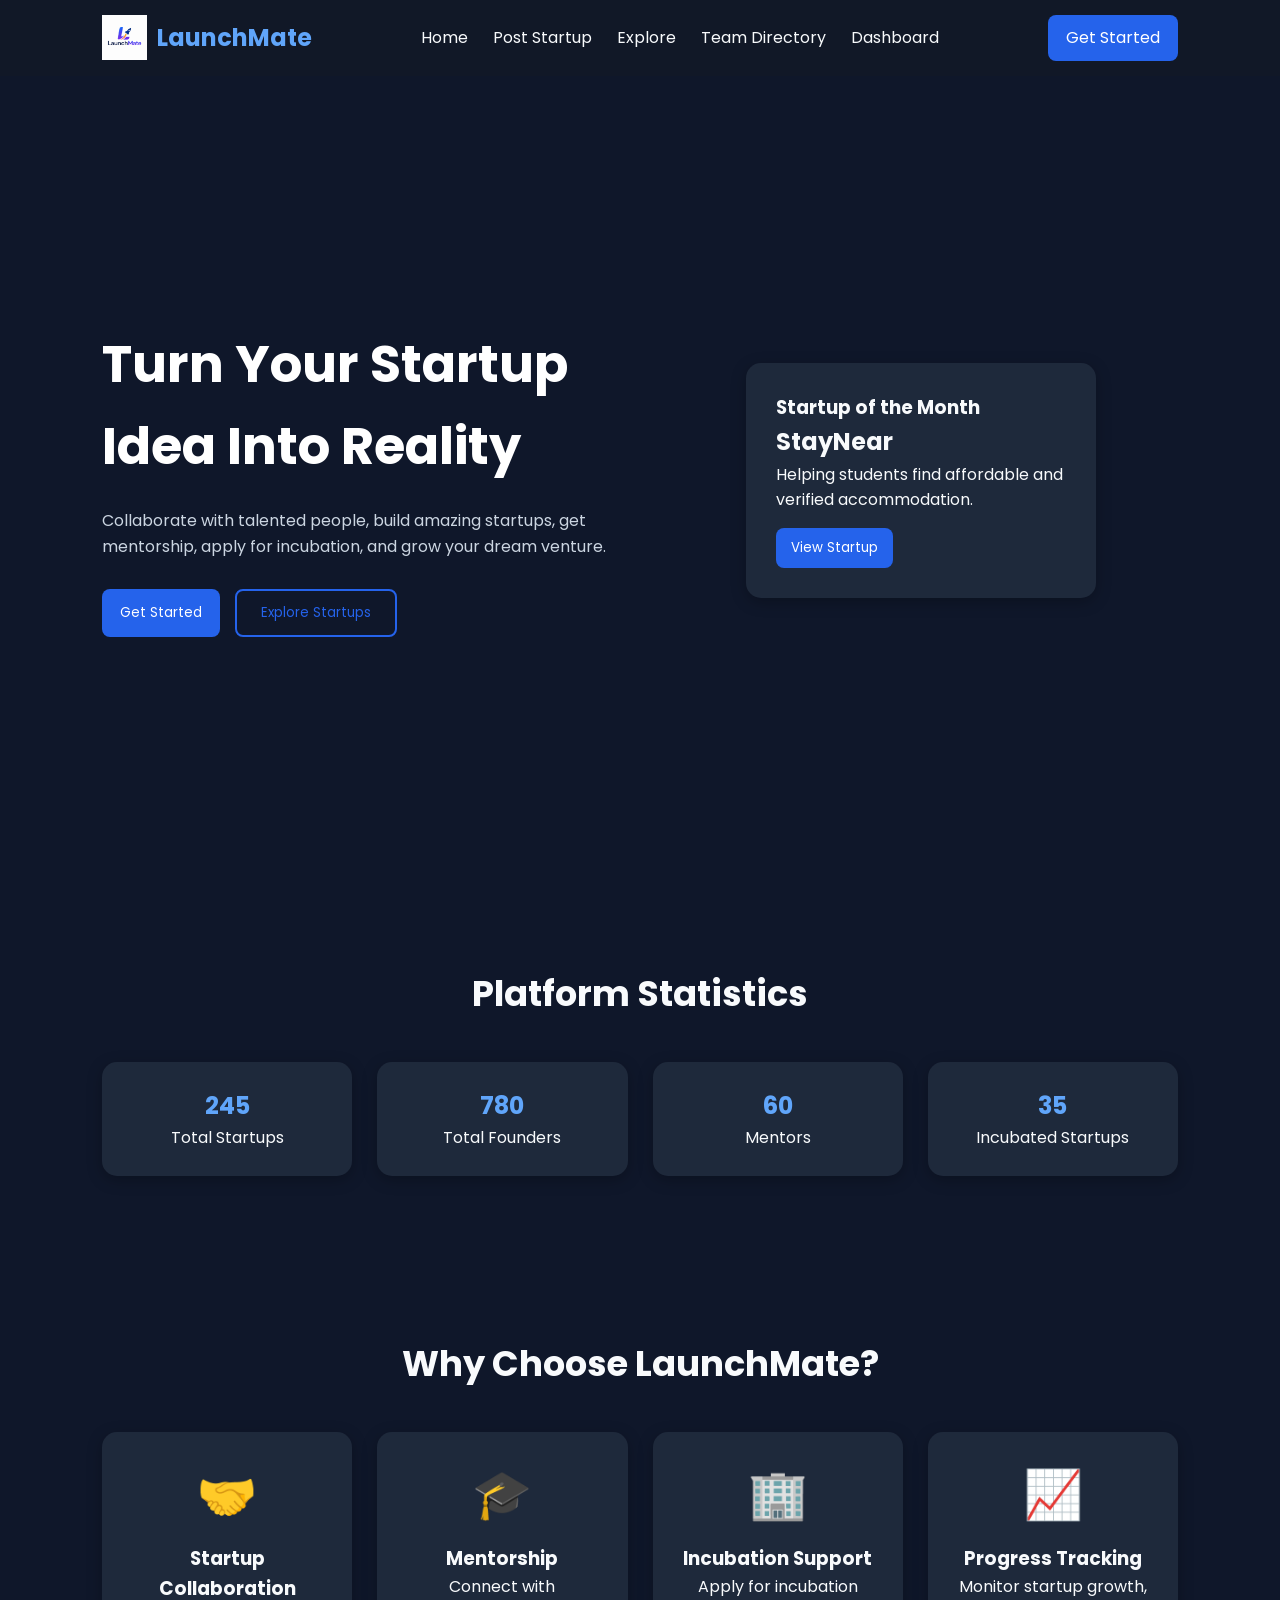
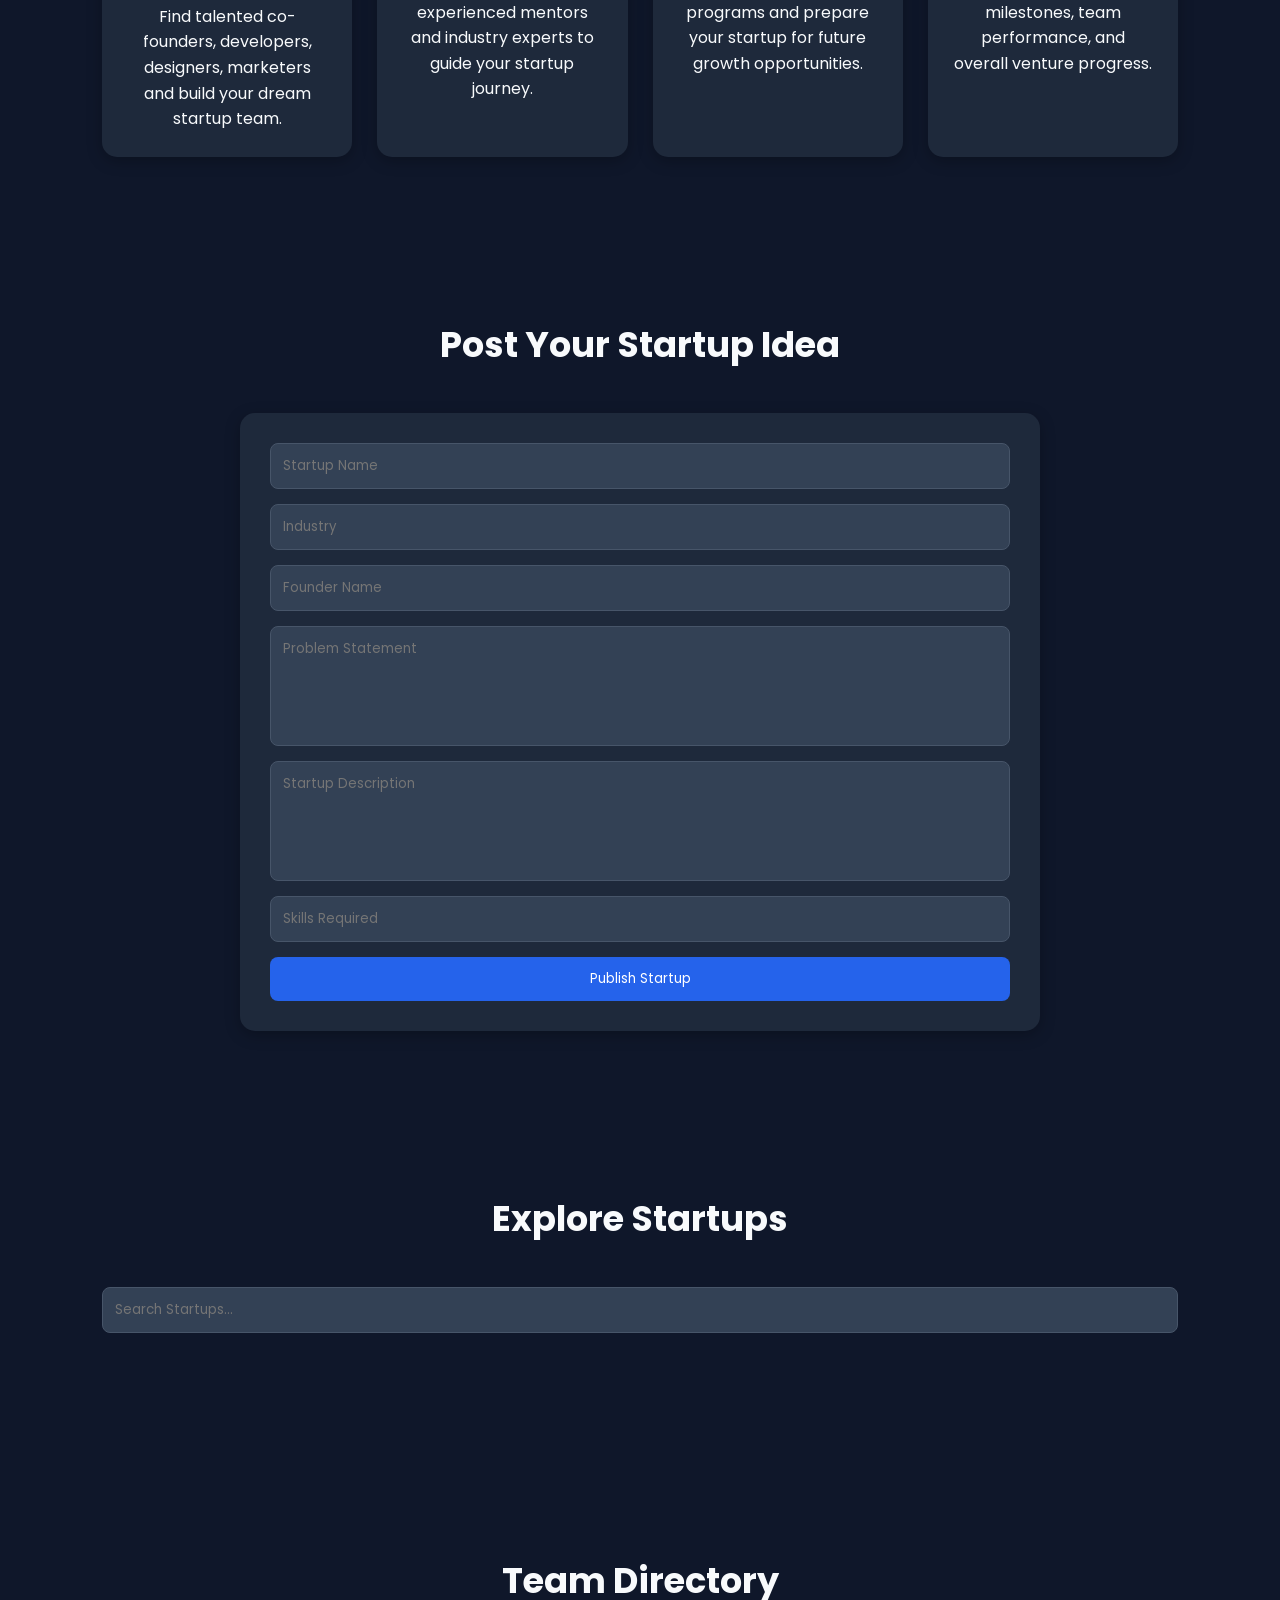
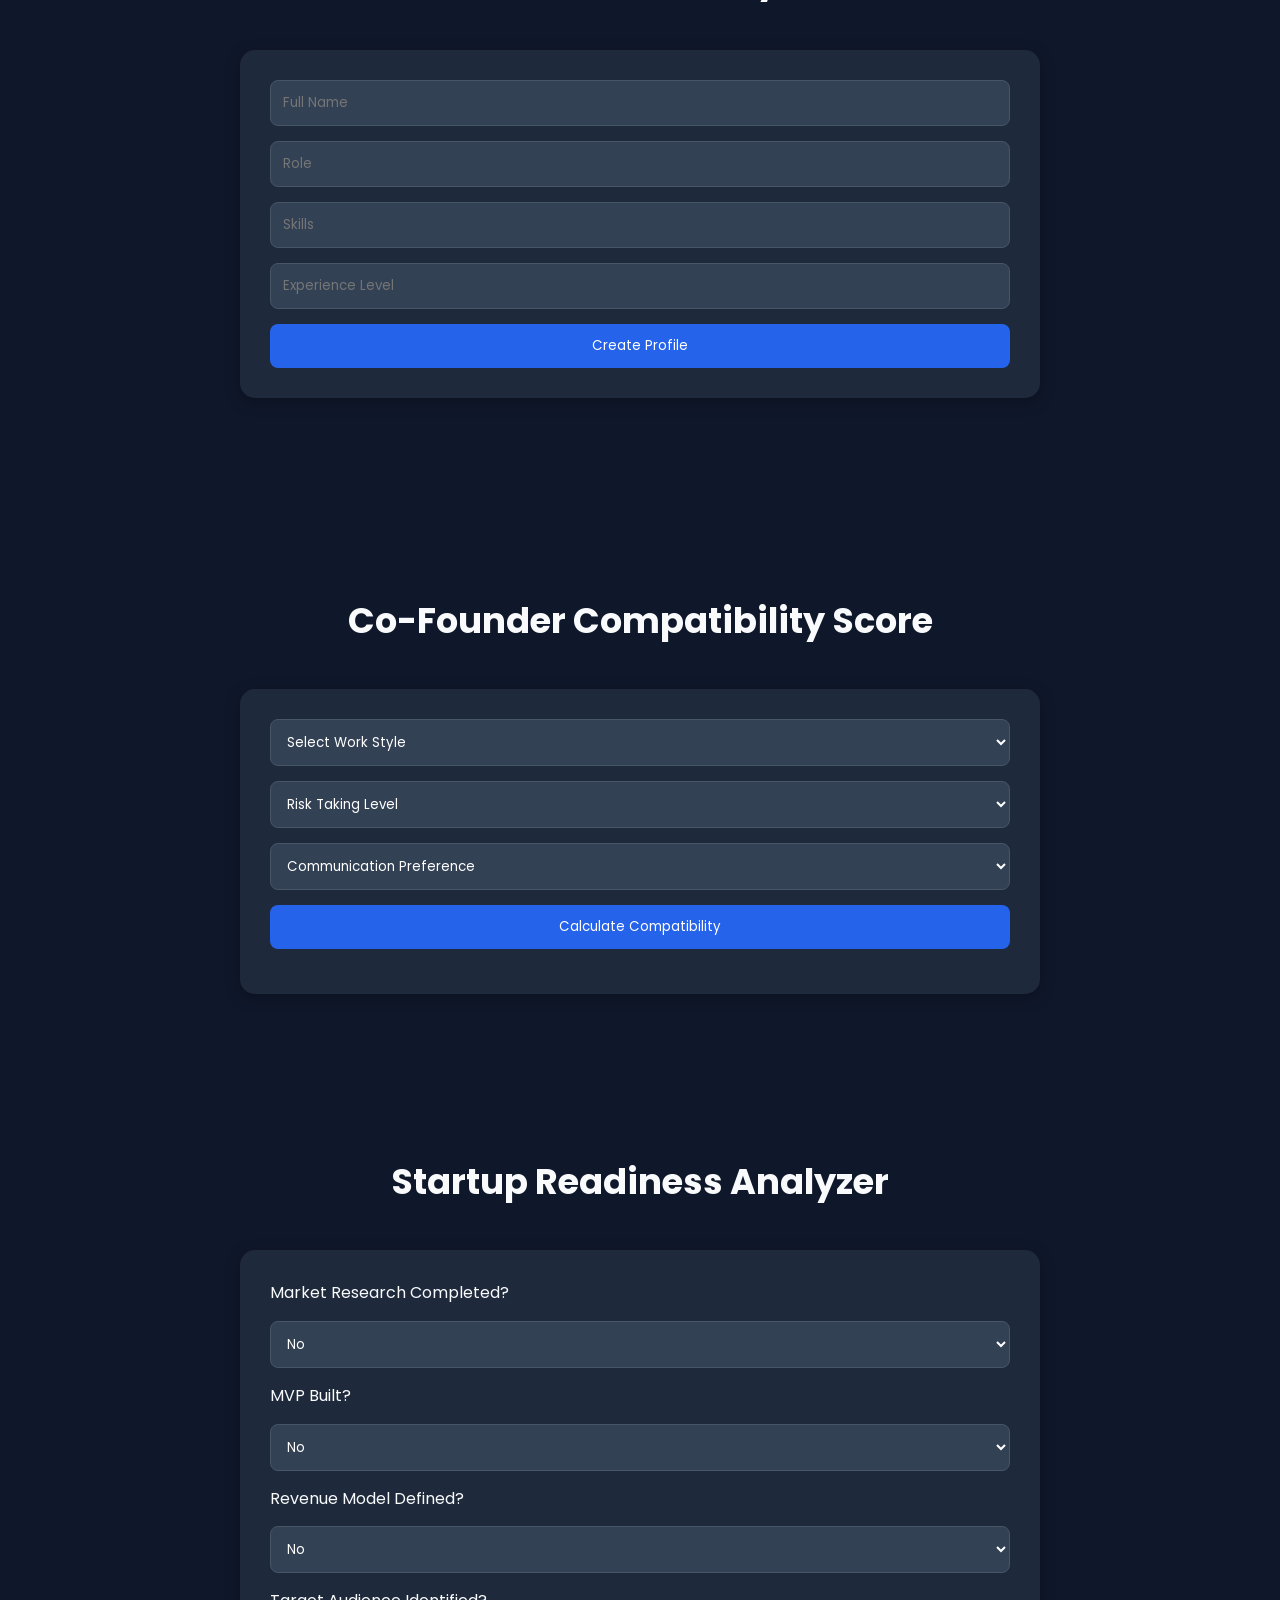
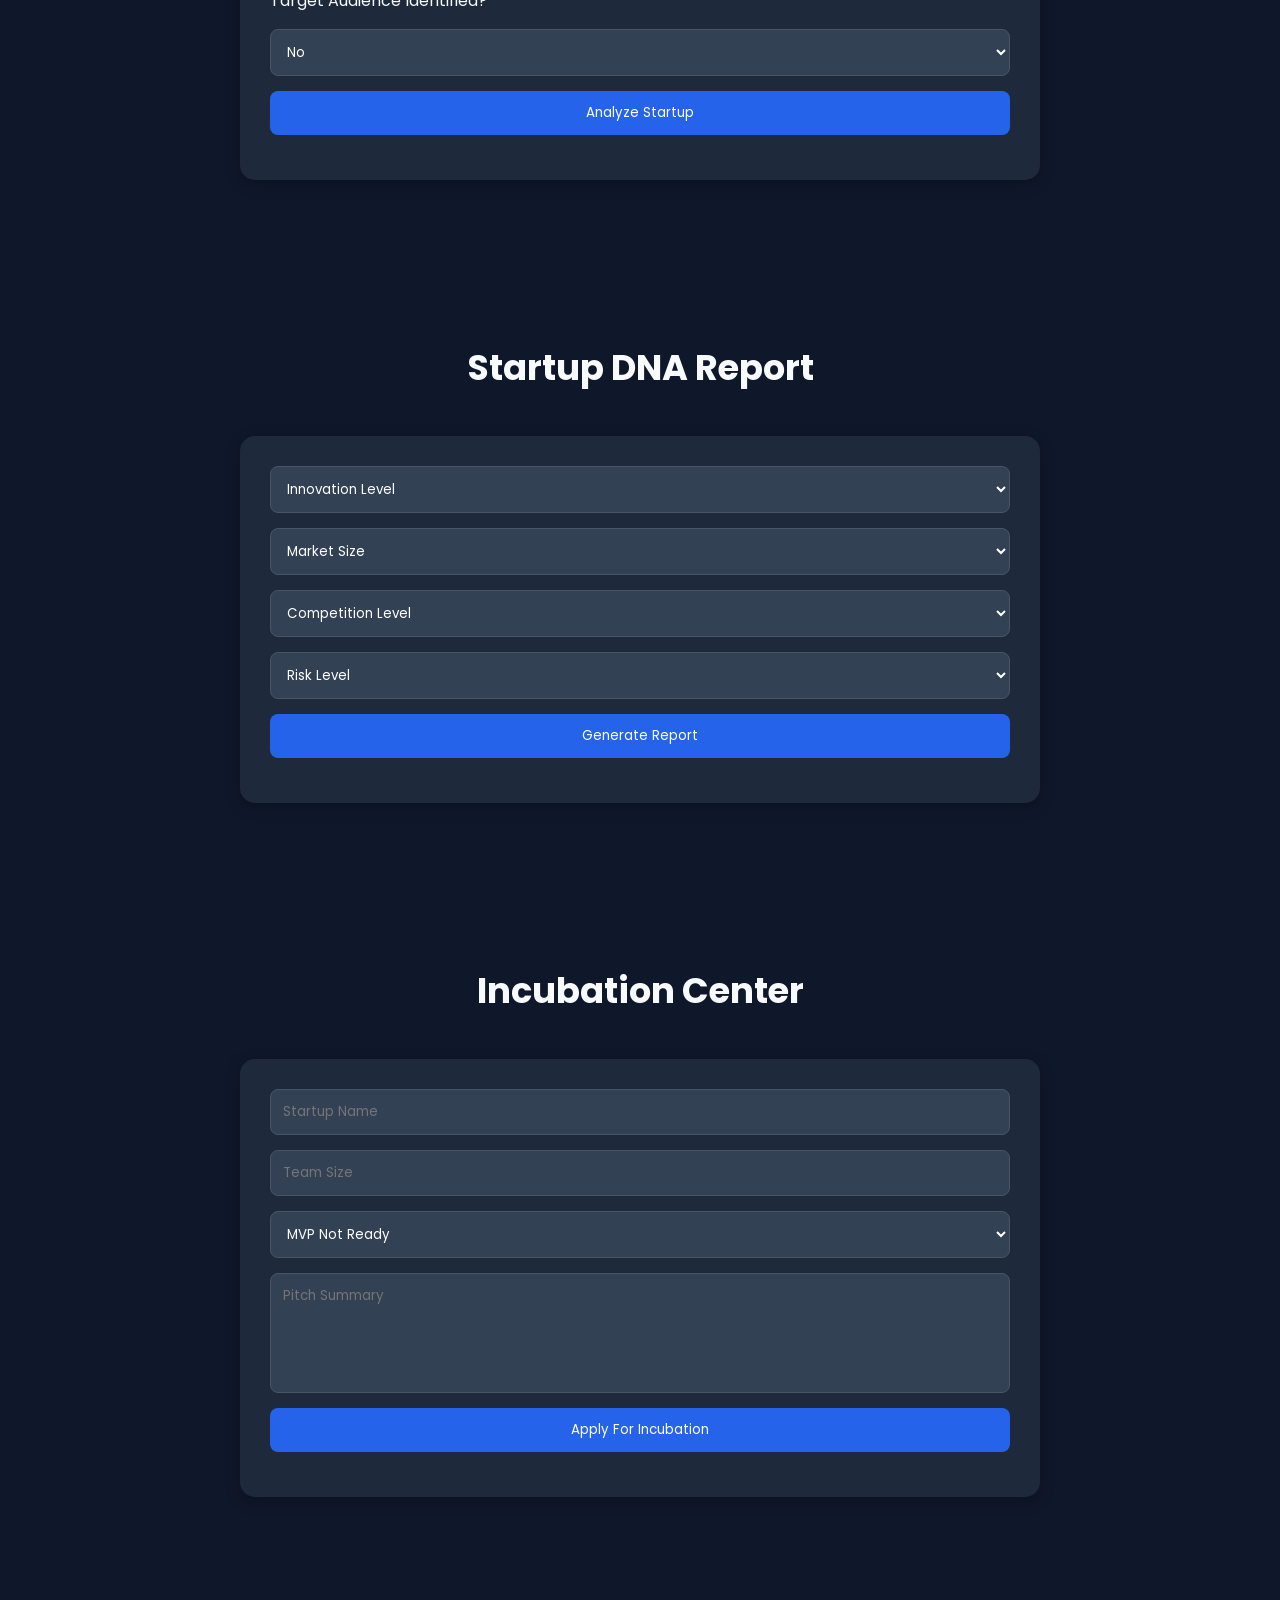
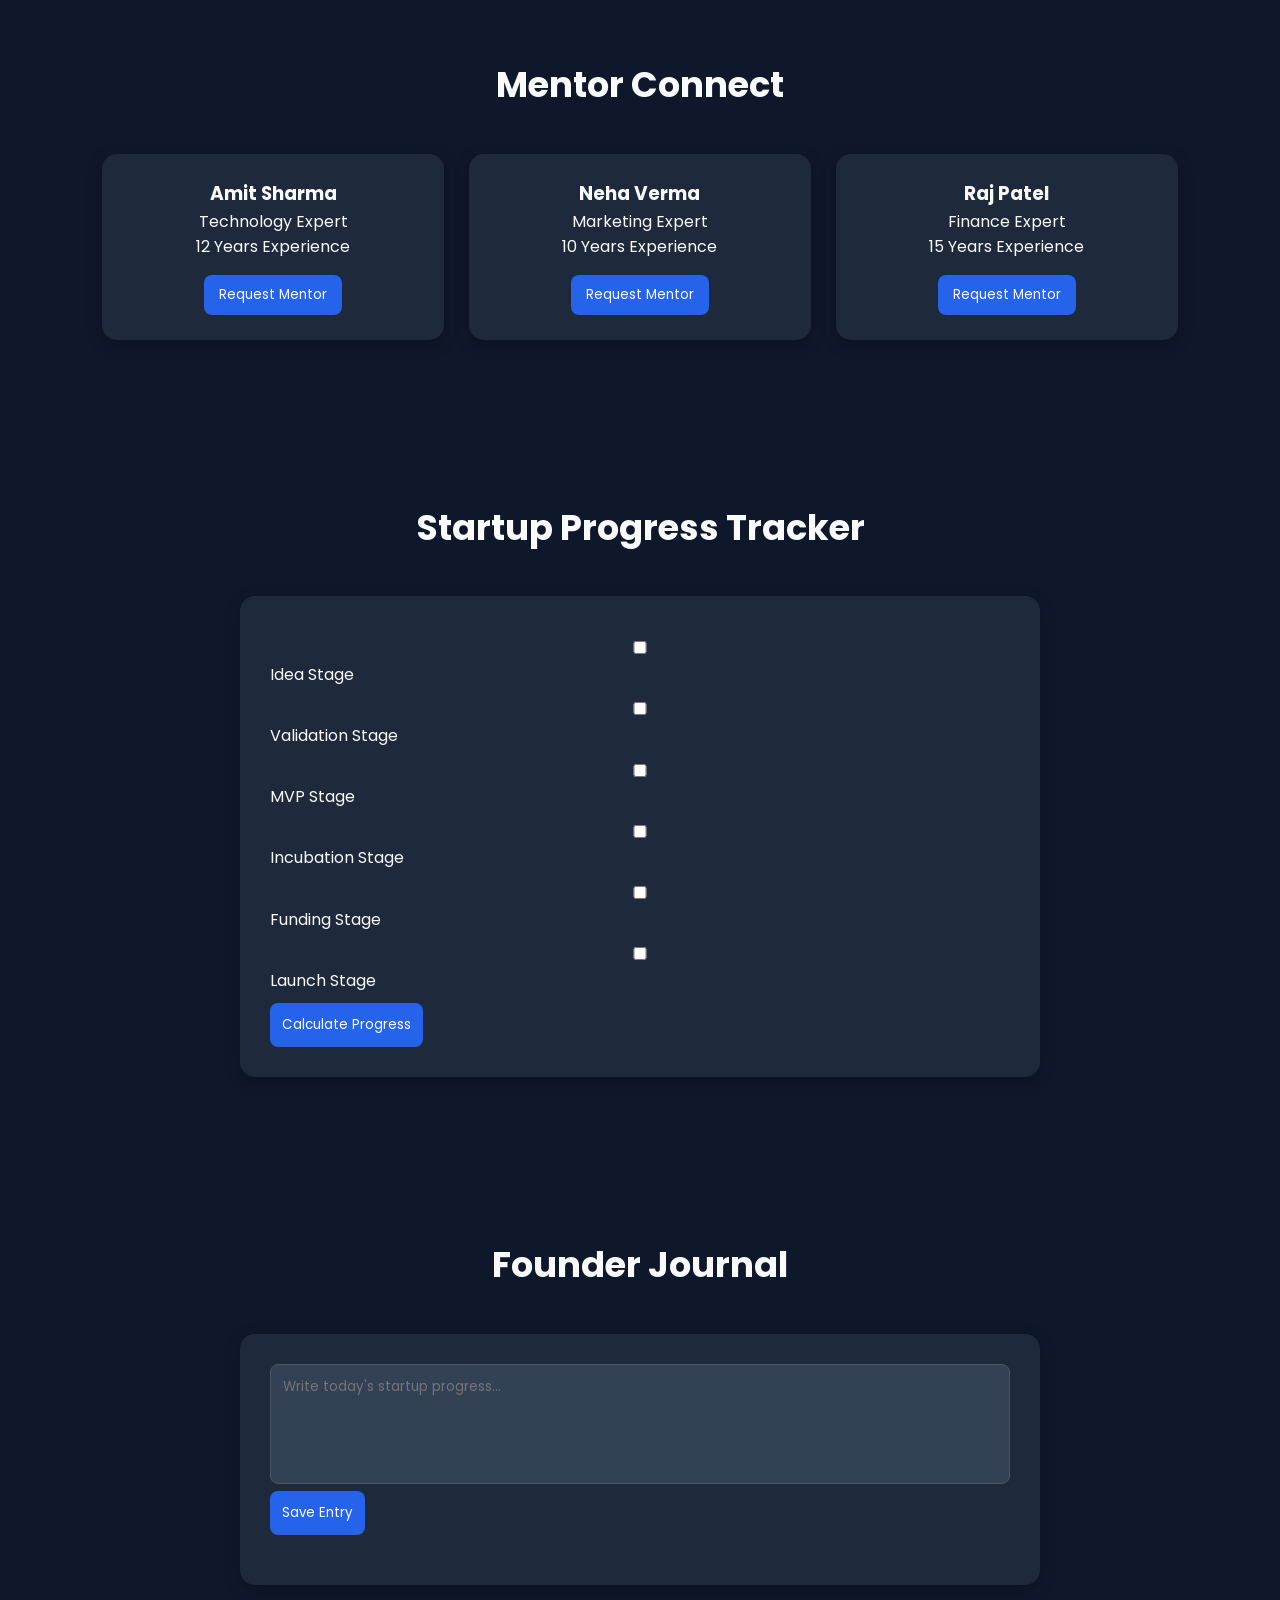
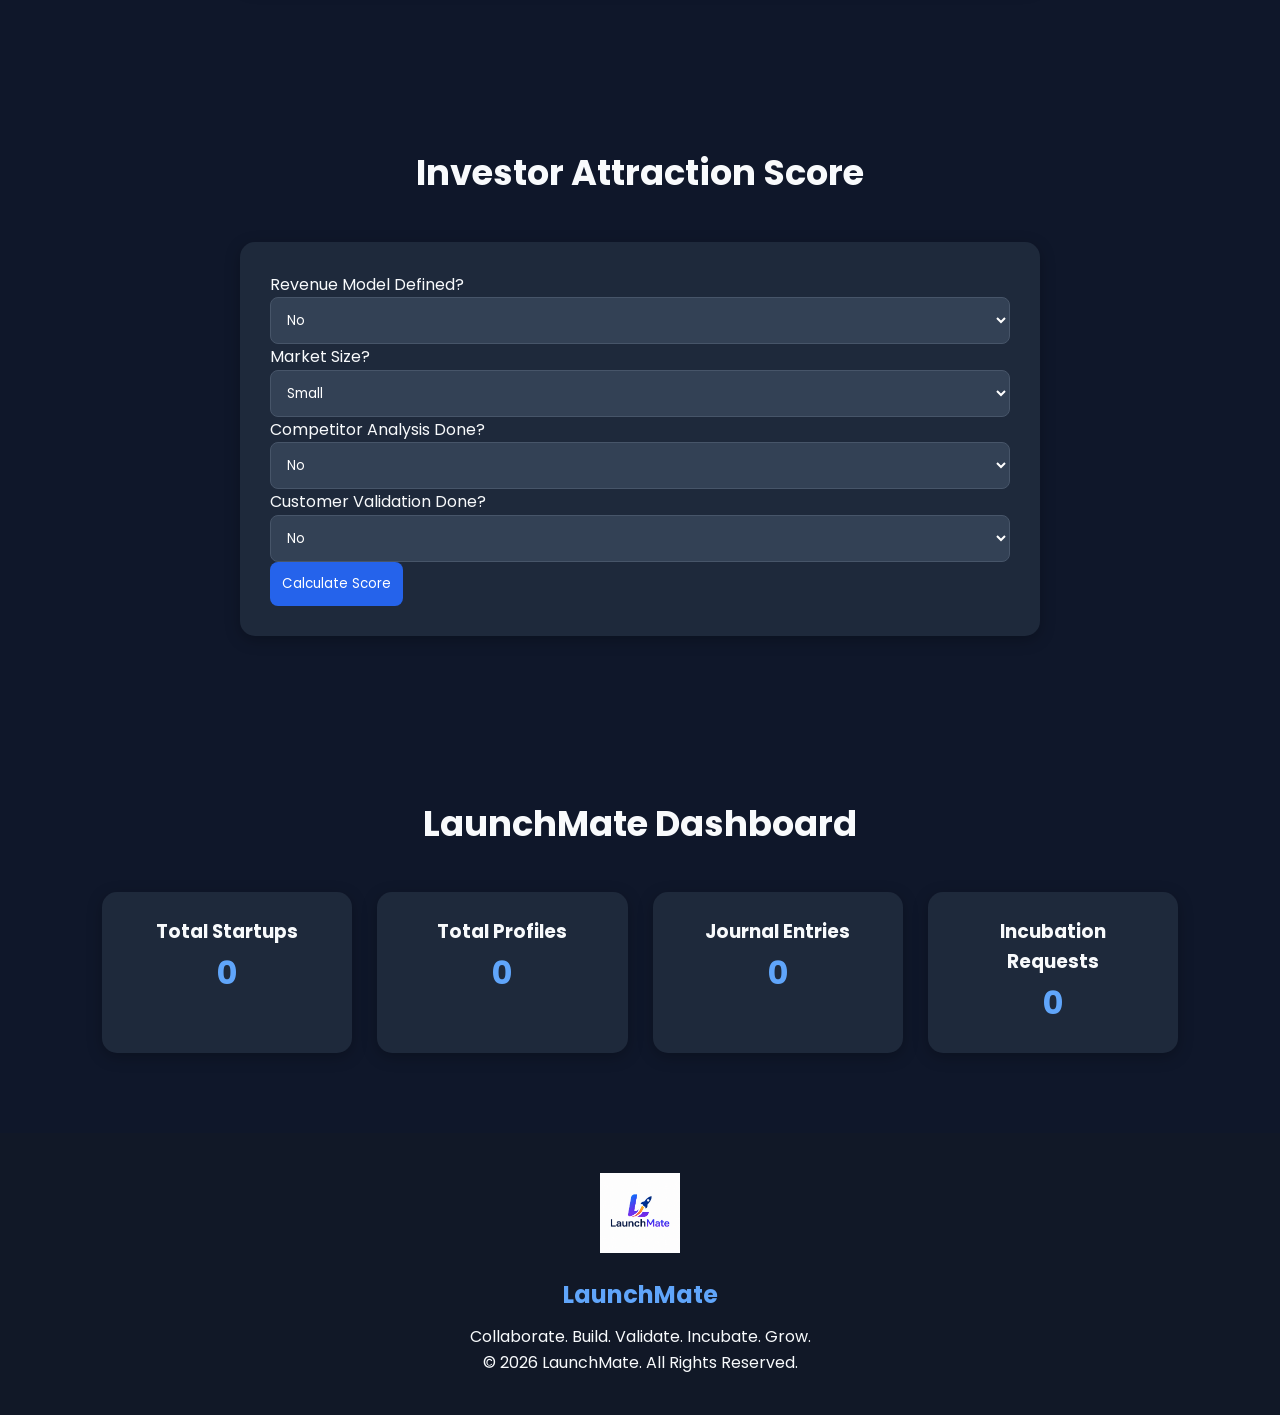
<file: index.html>
<!doctype html>
<html lang="en">
  <head>
    <meta charset="UTF-8" />
    <meta name="viewport" content="width=device-width, initial-scale=1.0" />
    <title>LaunchMate - Startup Collaboration & Incubation Platform</title>
    <link rel="stylesheet" href="launchmate.css" />
  </head>
  <body>
    <!-- ================= NAVBAR ================= -->

    <nav class="navbar">
      <div class="logo">
        <img src="logo.png" alt="LaunchMate Logo" />

        <h2>LaunchMate</h2>
      </div>

      <ul class="nav-links">
        <li><a href="#home">Home</a></li>
        <li><a href="#post-startup">Post Startup</a></li>
        <li><a href="#explore">Explore</a></li>
        <li><a href="#team">Team Directory</a></li>
        <li><a href="#dashboard">Dashboard</a></li>
      </ul>

      <a href="#post-startup" class="nav-btn"> Get Started </a>
    </nav>

    <!-- ================= HERO SECTION ================= -->

    <section id="home" class="hero">
      <div class="hero-content">
        <h1>Turn Your Startup Idea Into Reality</h1>

        <p>
          Collaborate with talented people, build amazing startups, get
          mentorship, apply for incubation, and grow your dream venture.
        </p>

        <div class="hero-buttons">
          <button class="nav-btn" id="navbarGetStartedBtn">Get Started</button>
          <a href="#explore">
            <button class="secondary-btn">Explore Startups</button>
          </a>
        </div>
      </div>

      <div class="hero-image">
        <div class="hero-card">
          <h3>Startup of the Month</h3>

          <h2>StayNear</h2>

          <p>Helping students find affordable and verified accommodation.</p>

          <button>View Startup</button>
        </div>
      </div>
    </section>

    <!-- ================= STATS SECTION ================= -->

    <section class="stats">
      <h2 class="section-title">Platform Statistics</h2>

      <div class="stats-container">
        <div class="stat-card">
          <h1 id="startupCount">245</h1>
          <p>Total Startups</p>
        </div>

        <div class="stat-card">
          <h1 id="founderCount">780</h1>
          <p>Total Founders</p>
        </div>

        <div class="stat-card">
          <h1 id="mentorCount">60</h1>
          <p>Mentors</p>
        </div>

        <div class="stat-card">
          <h1 id="incubatedCount">35</h1>
          <p>Incubated Startups</p>
        </div>
      </div>
    </section>

    <!-- ================= FEATURES SECTION ================= -->

    <section class="features">
      <h2 class="section-title">Why Choose LaunchMate?</h2>

      <div class="features-container">
        <div class="feature-card">
          <div class="feature-icon">🤝</div>

          <h3>Startup Collaboration</h3>

          <p>
            Find talented co-founders, developers, designers, marketers and
            build your dream startup team.
          </p>
        </div>

        <div class="feature-card">
          <div class="feature-icon">🎓</div>

          <h3>Mentorship</h3>

          <p>
            Connect with experienced mentors and industry experts to guide your
            startup journey.
          </p>
        </div>

        <div class="feature-card">
          <div class="feature-icon">🏢</div>

          <h3>Incubation Support</h3>

          <p>
            Apply for incubation programs and prepare your startup for future
            growth opportunities.
          </p>
        </div>

        <div class="feature-card">
          <div class="feature-icon">📈</div>

          <h3>Progress Tracking</h3>

          <p>
            Monitor startup growth, milestones, team performance, and overall
            venture progress.
          </p>
        </div>
      </div>
    </section>

    <!-- ================= POST STARTUP SECTION ================= -->

    <section id="post-startup" class="post-startup">
      <h2 class="section-title">Post Your Startup Idea</h2>

      <div class="startup-form-container">
        <form id="startupForm">
          <input type="text" id="startupName" placeholder="Startup Name" />

          <input type="text" id="industry" placeholder="Industry" />

          <input type="text" id="founderName" placeholder="Founder Name" />

          <textarea
            id="problemStatement"
            placeholder="Problem Statement"
          ></textarea>

          <textarea
            id="description"
            placeholder="Startup Description"
          ></textarea>

          <input
            type="text"
            id="skillsRequired"
            placeholder="Skills Required"
          />

          <button type="button" id="publishBtn">Publish Startup</button>
        </form>
      </div>
    </section>

    <!-- ================= STARTUP CARDS CONTAINER ================= -->

    <section id="explore" class="explore-startups">
      <h2 class="section-title">Explore Startups</h2>

      <div class="search-box">
        <input
          type="text"
          id="searchStartup"
          placeholder="Search Startups..."
        />
      </div>

      <div id="startupContainer" class="startup-container">
        <!-- Startup Cards will appear here dynamically -->
      </div>
    </section>

    <!-- ================= TEAM DIRECTORY ================= -->

    <section id="team" class="team-directory">
      <h2 class="section-title">Team Directory</h2>

      <div class="profile-form-container">
        <form id="profileForm">
          <input type="text" id="memberName" placeholder="Full Name" />

          <input type="text" id="memberRole" placeholder="Role" />

          <input type="text" id="memberSkills" placeholder="Skills" />

          <input type="text" id="experience" placeholder="Experience Level" />

          <button type="button" id="createProfileBtn">Create Profile</button>
        </form>
      </div>

      <div id="profileContainer" class="profile-container">
        <!-- Dynamic Profiles -->
      </div>
    </section>

    <!-- ================= CO-FOUNDER COMPATIBILITY ================= -->

    <section class="compatibility">
      <h2 class="section-title">Co-Founder Compatibility Score</h2>

      <div class="compatibility-box">
        <select id="workStyle">
          <option value="">Select Work Style</option>
          <option value="Fast">Fast</option>
          <option value="Moderate">Moderate</option>
          <option value="Slow">Slow</option>
        </select>

        <select id="riskLevel">
          <option value="">Risk Taking Level</option>
          <option value="High">High</option>
          <option value="Medium">Medium</option>
          <option value="Low">Low</option>
        </select>

        <select id="communication">
          <option value="">Communication Preference</option>
          <option value="Daily">Daily</option>
          <option value="Weekly">Weekly</option>
        </select>

        <button type="button" id="compatibilityBtn">
          Calculate Compatibility
        </button>

        <div id="compatibilityResult"></div>
      </div>
    </section>

    <!-- ================= STARTUP READINESS ANALYZER ================= -->

    <section class="readiness">
      <h2 class="section-title">Startup Readiness Analyzer</h2>

      <div class="readiness-box">
        <label> Market Research Completed? </label>

        <select id="research">
          <option>No</option>
          <option>Yes</option>
        </select>

        <label> MVP Built? </label>

        <select id="mvp">
          <option>No</option>
          <option>Yes</option>
        </select>

        <label> Revenue Model Defined? </label>

        <select id="revenue">
          <option>No</option>
          <option>Yes</option>
        </select>

        <label> Target Audience Identified? </label>

        <select id="audience">
          <option>No</option>
          <option>Yes</option>
        </select>

        <button type="button" id="readinessBtn">Analyze Startup</button>

        <div id="readinessResult"></div>
      </div>
    </section>

    <!-- ================= STARTUP DNA REPORT ================= -->

    <section class="dna-report">
      <h2 class="section-title">Startup DNA Report</h2>

      <div class="dna-box">
        <select id="innovation">
          <option value="">Innovation Level</option>
          <option>High</option>
          <option>Medium</option>
          <option>Low</option>
        </select>

        <select id="market">
          <option value="">Market Size</option>
          <option>Large</option>
          <option>Medium</option>
          <option>Small</option>
        </select>

        <select id="competition">
          <option value="">Competition Level</option>
          <option>High</option>
          <option>Medium</option>
          <option>Low</option>
        </select>

        <select id="risk">
          <option value="">Risk Level</option>
          <option>High</option>
          <option>Medium</option>
          <option>Low</option>
        </select>

        <button type="button" id="dnaBtn">Generate Report</button>

        <div id="dnaResult"></div>
      </div>
    </section>

    <!-- ================= INCUBATION CENTER ================= -->

    <section class="incubation">
      <h2 class="section-title">Incubation Center</h2>

      <div class="incubation-form">
        <input type="text" id="incubationStartup" placeholder="Startup Name" />

        <input type="number" id="teamSize" placeholder="Team Size" />

        <select id="mvpStatus">
          <option>MVP Not Ready</option>
          <option>MVP Ready</option>
        </select>

        <textarea id="pitchSummary" placeholder="Pitch Summary"></textarea>

        <button type="button" id="applyIncubation">Apply For Incubation</button>

        <div id="incubationResult"></div>
      </div>
    </section>

    <!-- ================= MENTOR CONNECT ================= -->

    <section class="mentor-section">
      <h2 class="section-title">Mentor Connect</h2>

      <div class="mentor-container">
        <div class="mentor-card">
          <h3>Amit Sharma</h3>
          <p>Technology Expert</p>
          <p>12 Years Experience</p>
          <button class="mentorBtn">Request Mentor</button>
        </div>

        <div class="mentor-card">
          <h3>Neha Verma</h3>
          <p>Marketing Expert</p>
          <p>10 Years Experience</p>
          <button class="mentorBtn">Request Mentor</button>
        </div>

        <div class="mentor-card">
          <h3>Raj Patel</h3>
          <p>Finance Expert</p>
          <p>15 Years Experience</p>
          <button class="mentorBtn">Request Mentor</button>
        </div>
      </div>
    </section>

    <!-- ================= STARTUP PROGRESS TRACKER ================= -->

    <section class="progress-section">
      <h2 class="section-title">Startup Progress Tracker</h2>

      <div class="progress-container">
        <div class="stage">
          <input type="checkbox" class="stageCheck" />
          <label>Idea Stage</label>
        </div>

        <div class="stage">
          <input type="checkbox" class="stageCheck" />
          <label>Validation Stage</label>
        </div>

        <div class="stage">
          <input type="checkbox" class="stageCheck" />
          <label>MVP Stage</label>
        </div>

        <div class="stage">
          <input type="checkbox" class="stageCheck" />
          <label>Incubation Stage</label>
        </div>

        <div class="stage">
          <input type="checkbox" class="stageCheck" />
          <label>Funding Stage</label>
        </div>

        <div class="stage">
          <input type="checkbox" class="stageCheck" />
          <label>Launch Stage</label>
        </div>

        <button type="button" id="progressBtn">Calculate Progress</button>

        <div id="progressResult"></div>
      </div>
    </section>

    <!-- ================= FOUNDER JOURNAL ================= -->

    <section class="journal-section">
      <h2 class="section-title">Founder Journal</h2>

      <div class="journal-container">
        <textarea
          id="journalEntry"
          placeholder="Write today's startup progress..."
        ></textarea>

        <button type="button" id="saveJournalBtn">Save Entry</button>

        <div id="journalList">
          <!-- Journal Entries -->
        </div>
      </div>
    </section>

    <!-- ================= INVESTOR ATTRACTION SCORE ================= -->

    <section class="investor-section">
      <h2 class="section-title">Investor Attraction Score</h2>

      <div class="investor-container">
        <label>Revenue Model Defined?</label>
        <select id="investRevenue">
          <option>No</option>
          <option>Yes</option>
        </select>

        <label>Market Size?</label>
        <select id="investMarket">
          <option>Small</option>
          <option>Medium</option>
          <option>Large</option>
        </select>

        <label>Competitor Analysis Done?</label>
        <select id="investCompetition">
          <option>No</option>
          <option>Yes</option>
        </select>

        <label>Customer Validation Done?</label>
        <select id="investValidation">
          <option>No</option>
          <option>Yes</option>
        </select>

        <button type="button" id="investorBtn">Calculate Score</button>

        <div id="investorResult"></div>
      </div>
    </section>

    <!-- ================= DASHBOARD ================= -->

    <section id="dashboard" class="dashboard">
      <h2 class="section-title">LaunchMate Dashboard</h2>

      <div class="dashboard-grid">
        <div class="dashboard-card">
          <h3>Total Startups</h3>
          <p id="dashboardStartups">0</p>
        </div>

        <div class="dashboard-card">
          <h3>Total Profiles</h3>
          <p id="dashboardProfiles">0</p>
        </div>

        <div class="dashboard-card">
          <h3>Journal Entries</h3>
          <p id="dashboardJournal">0</p>
        </div>

        <div class="dashboard-card">
          <h3>Incubation Requests</h3>
          <p id="dashboardIncubation">0</p>
        </div>
      </div>
    </section>

    <!-- ================= FOOTER ================= -->

    <footer class="footer">
      <div class="footer-content">
        <img src="logo.png" alt="LaunchMate Logo" class="footer-logo" />

        <h2>LaunchMate</h2>

        <p>Collaborate. Build. Validate. Incubate. Grow.</p>

        <p>© 2026 LaunchMate. All Rights Reserved.</p>
      </div>
    </footer>

    <script src="launchmate.js"></script>
  </body>
</html>
</file>
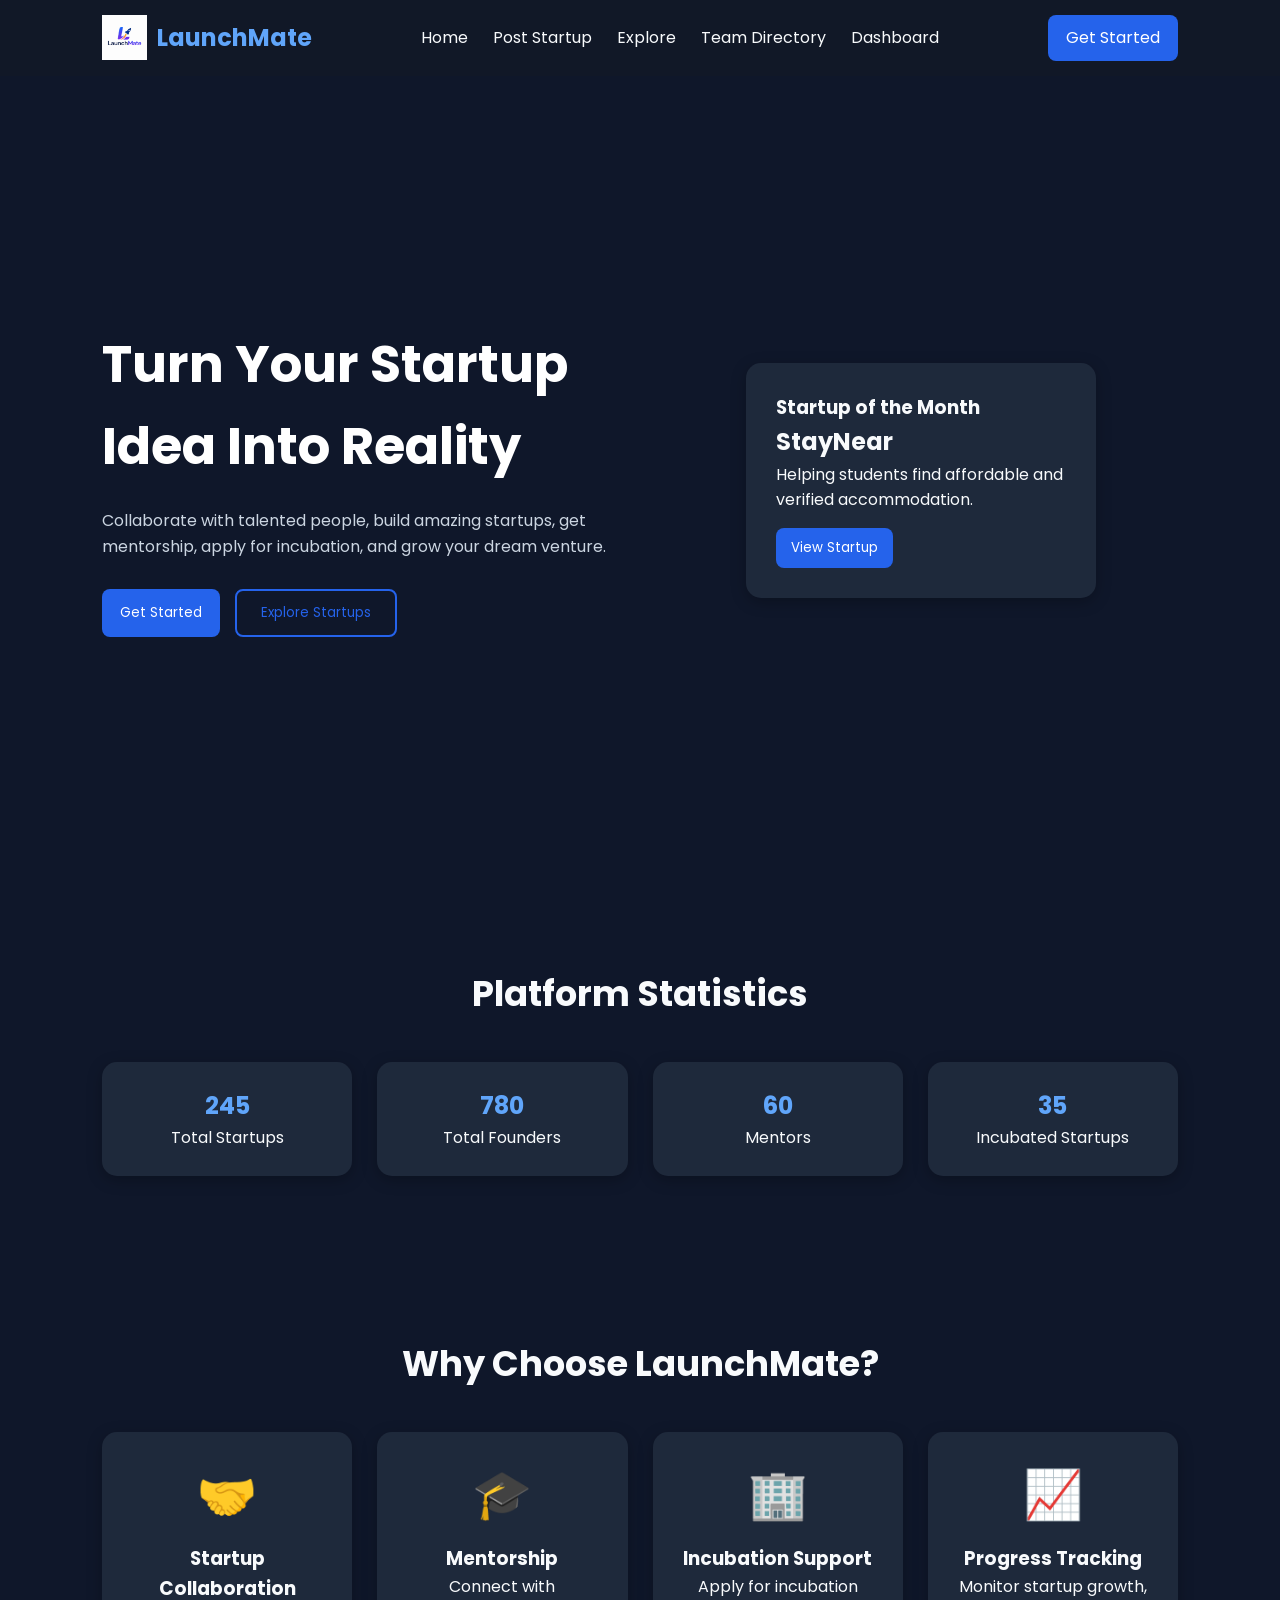
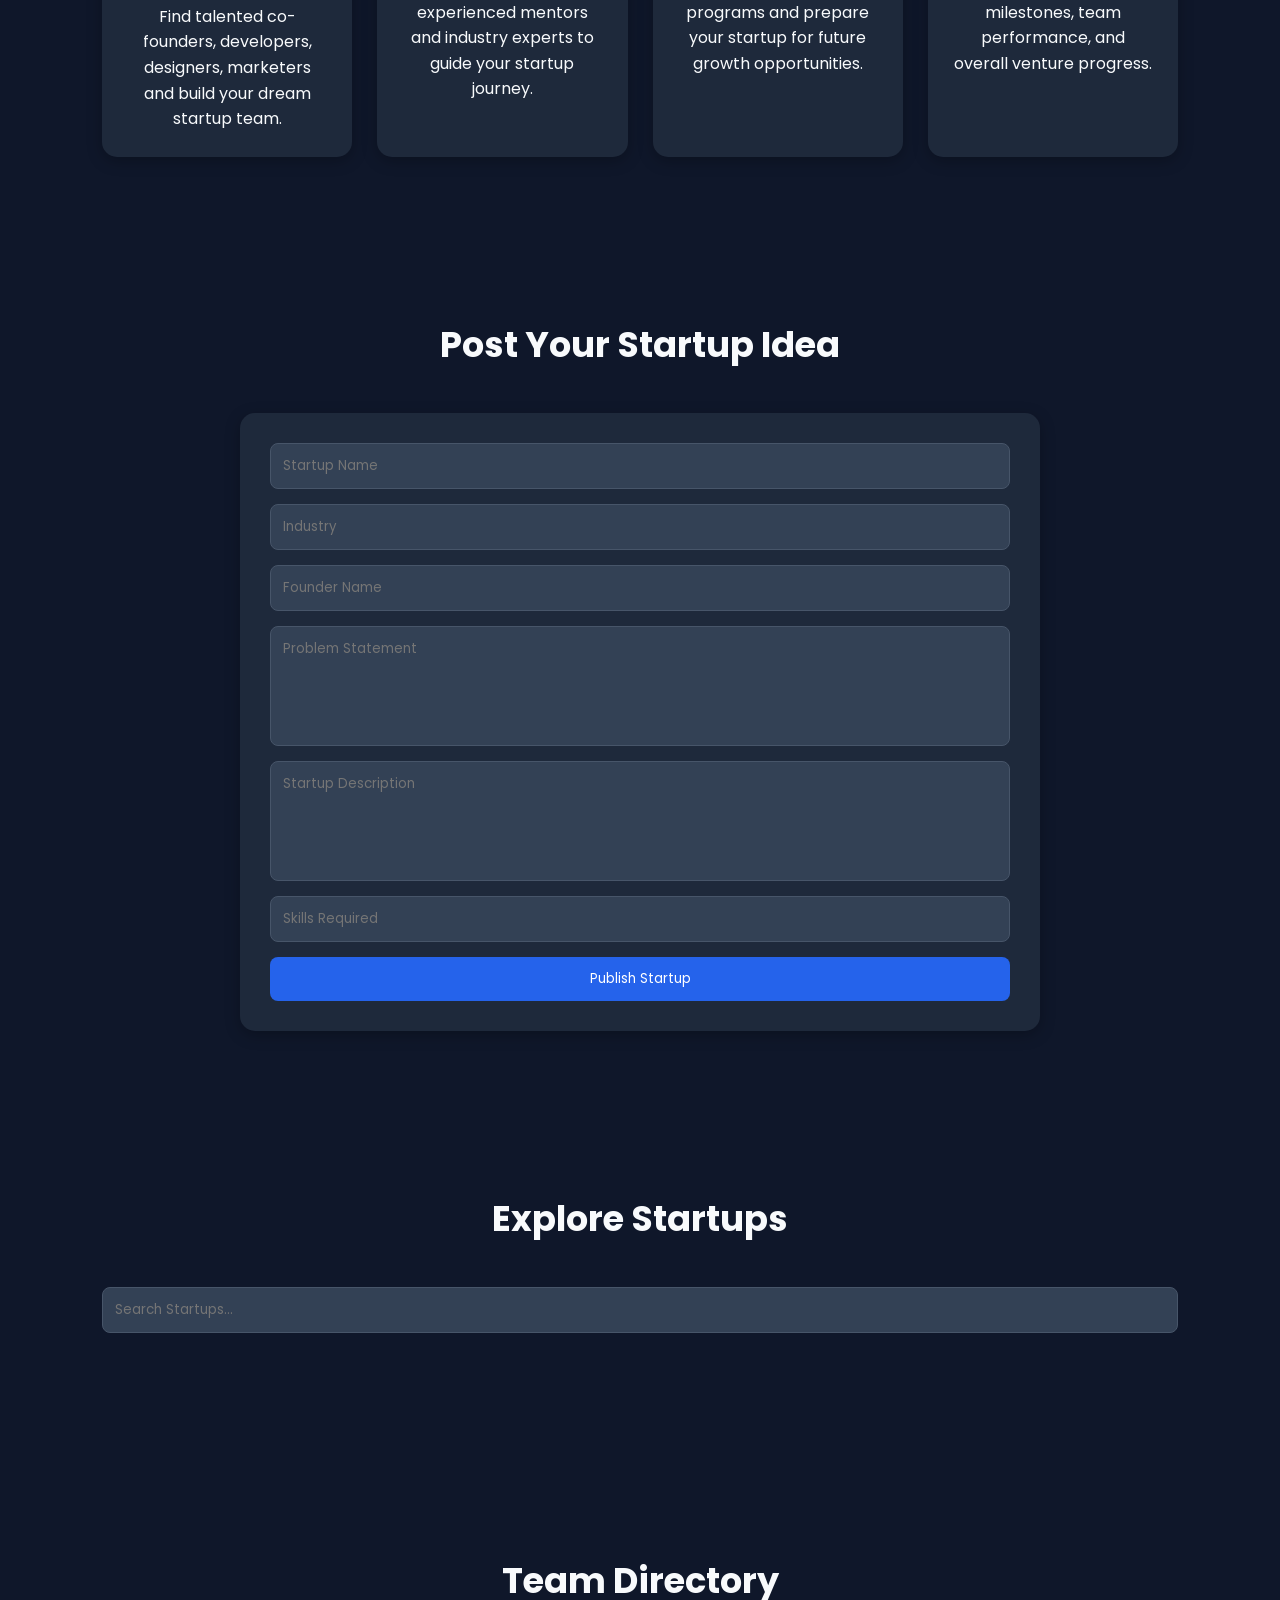
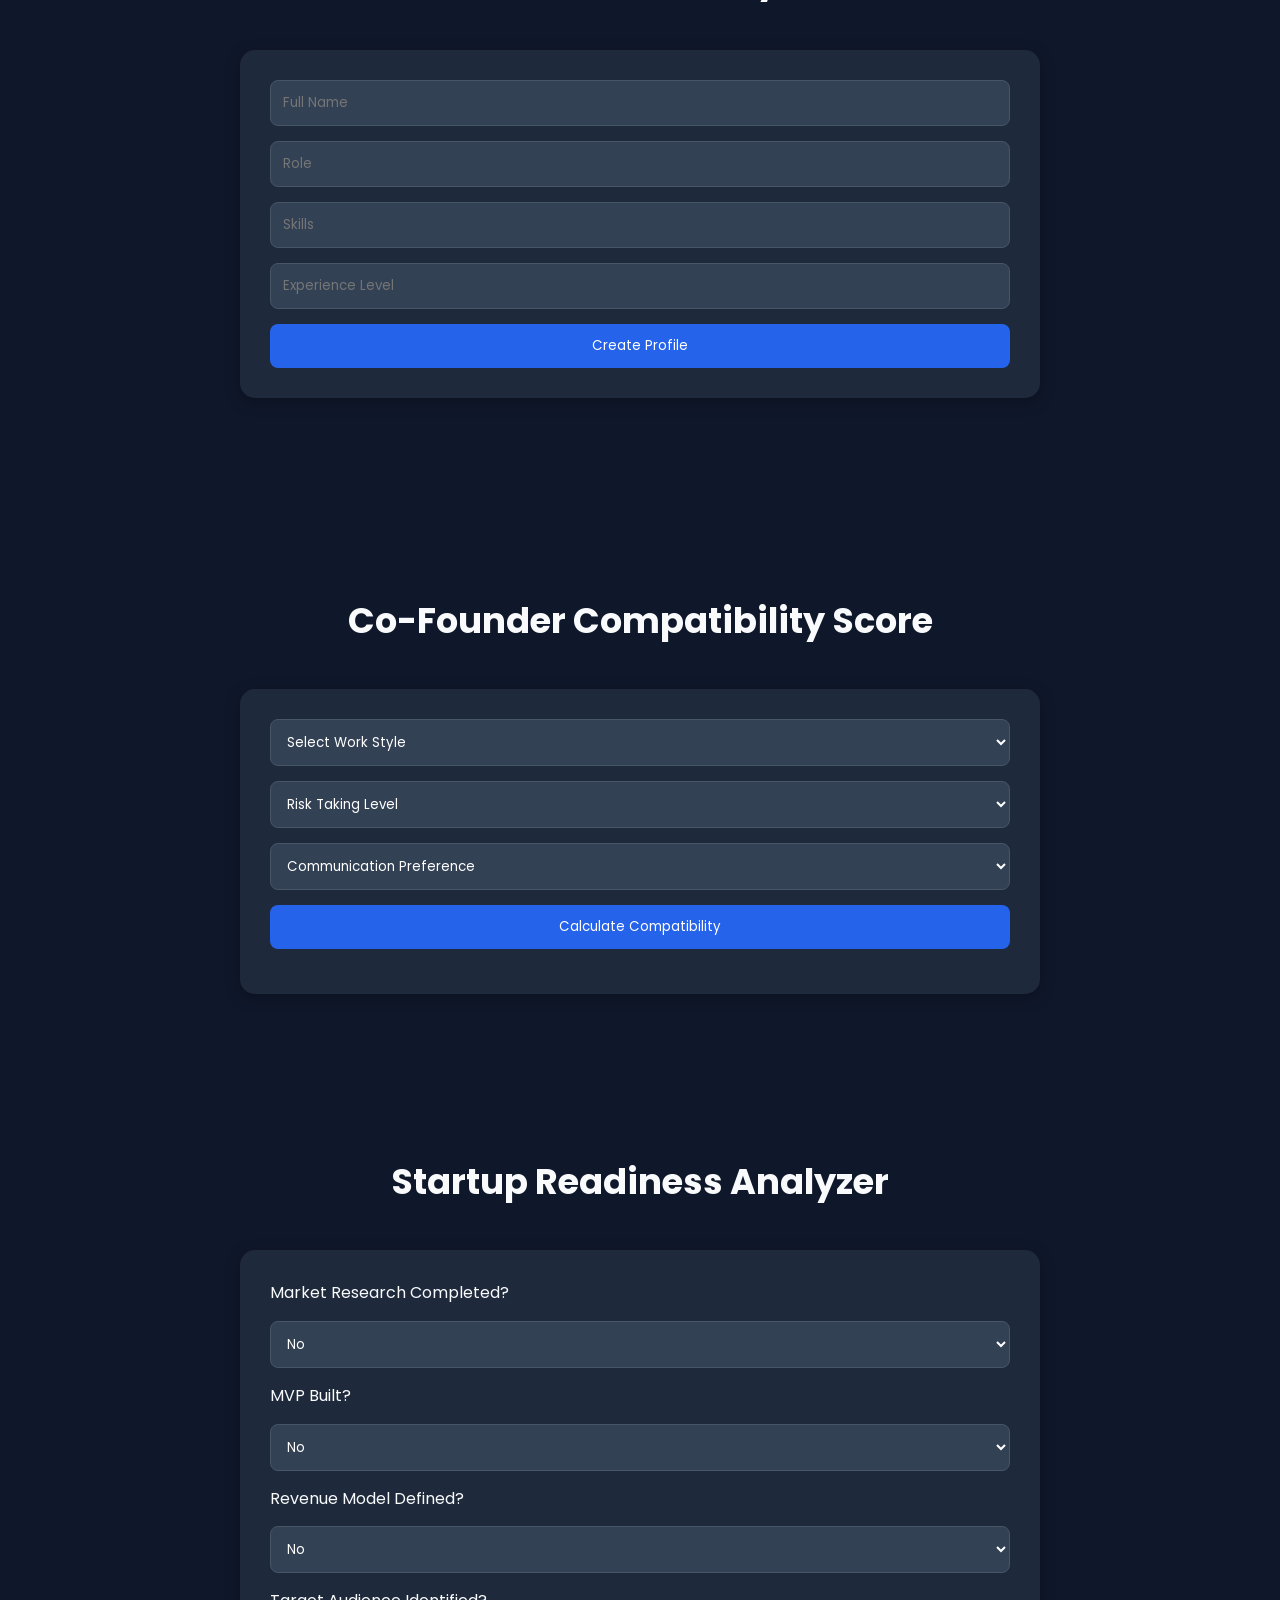
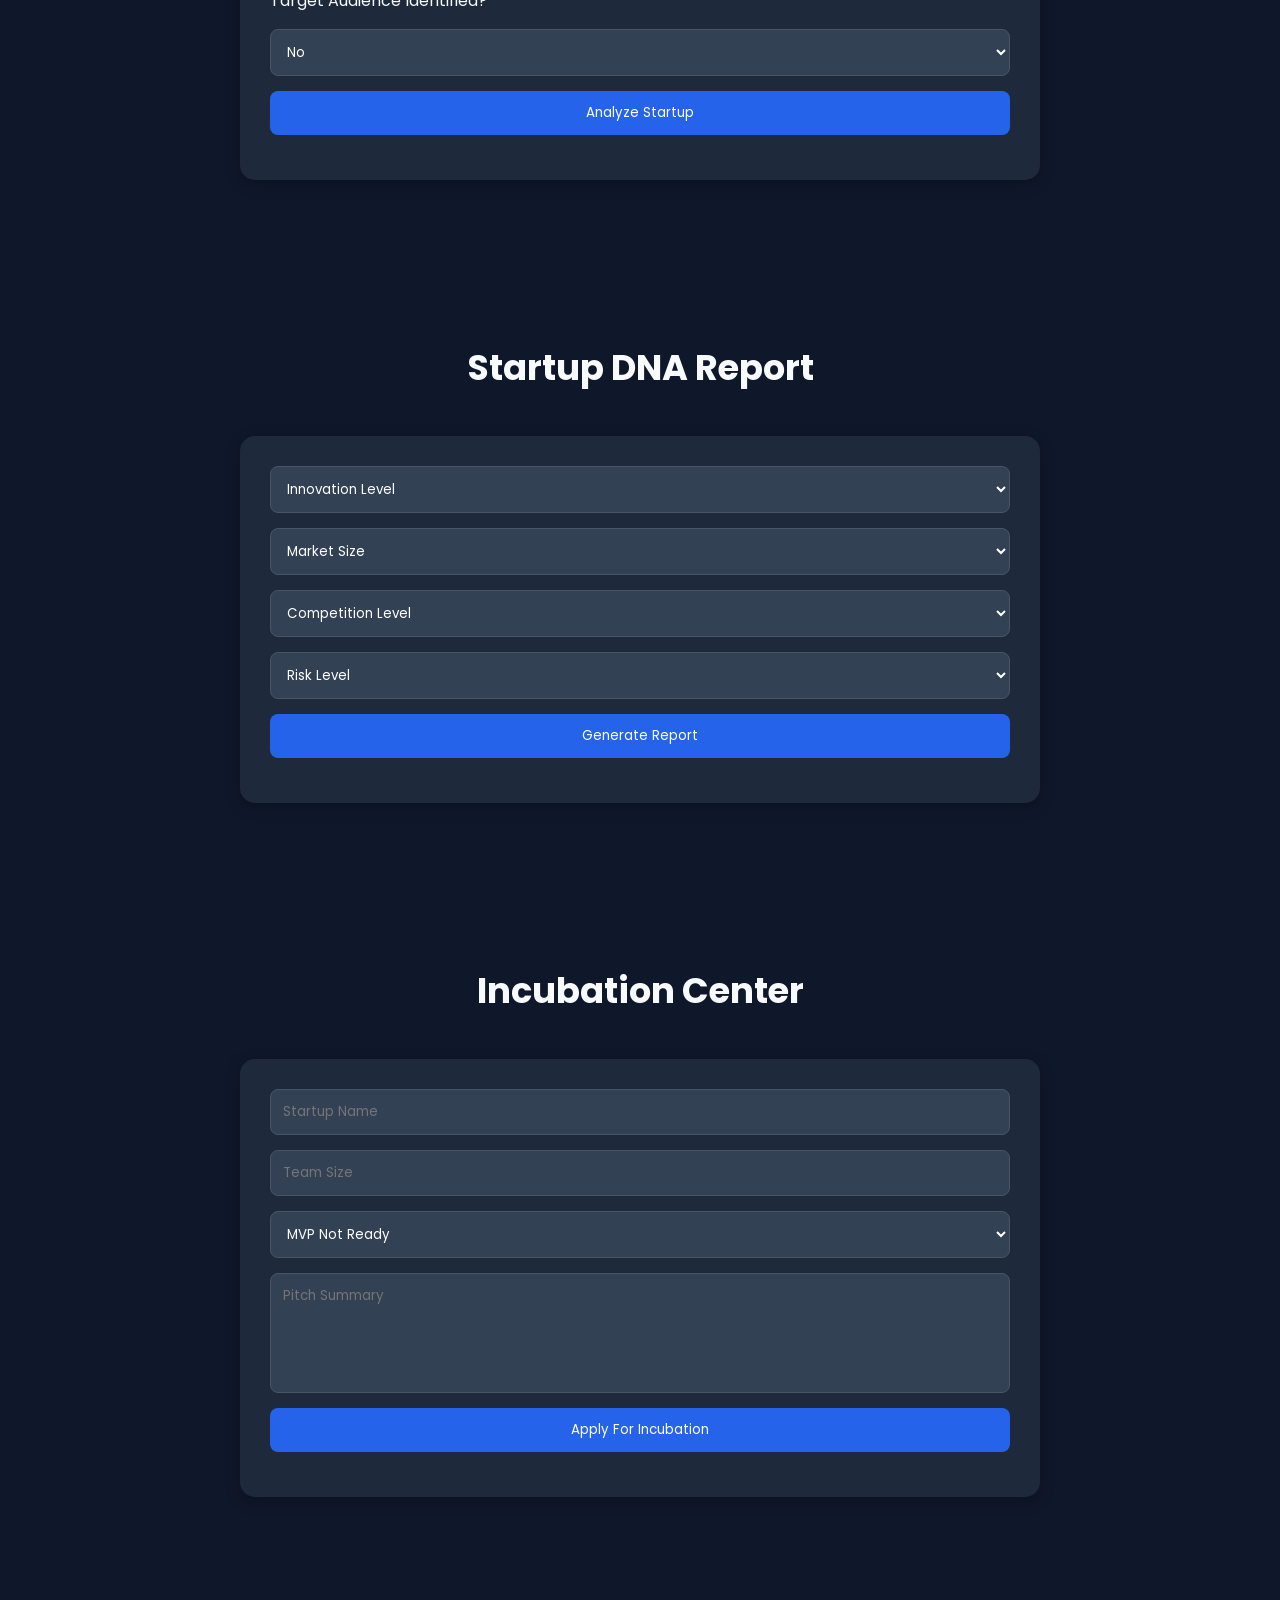
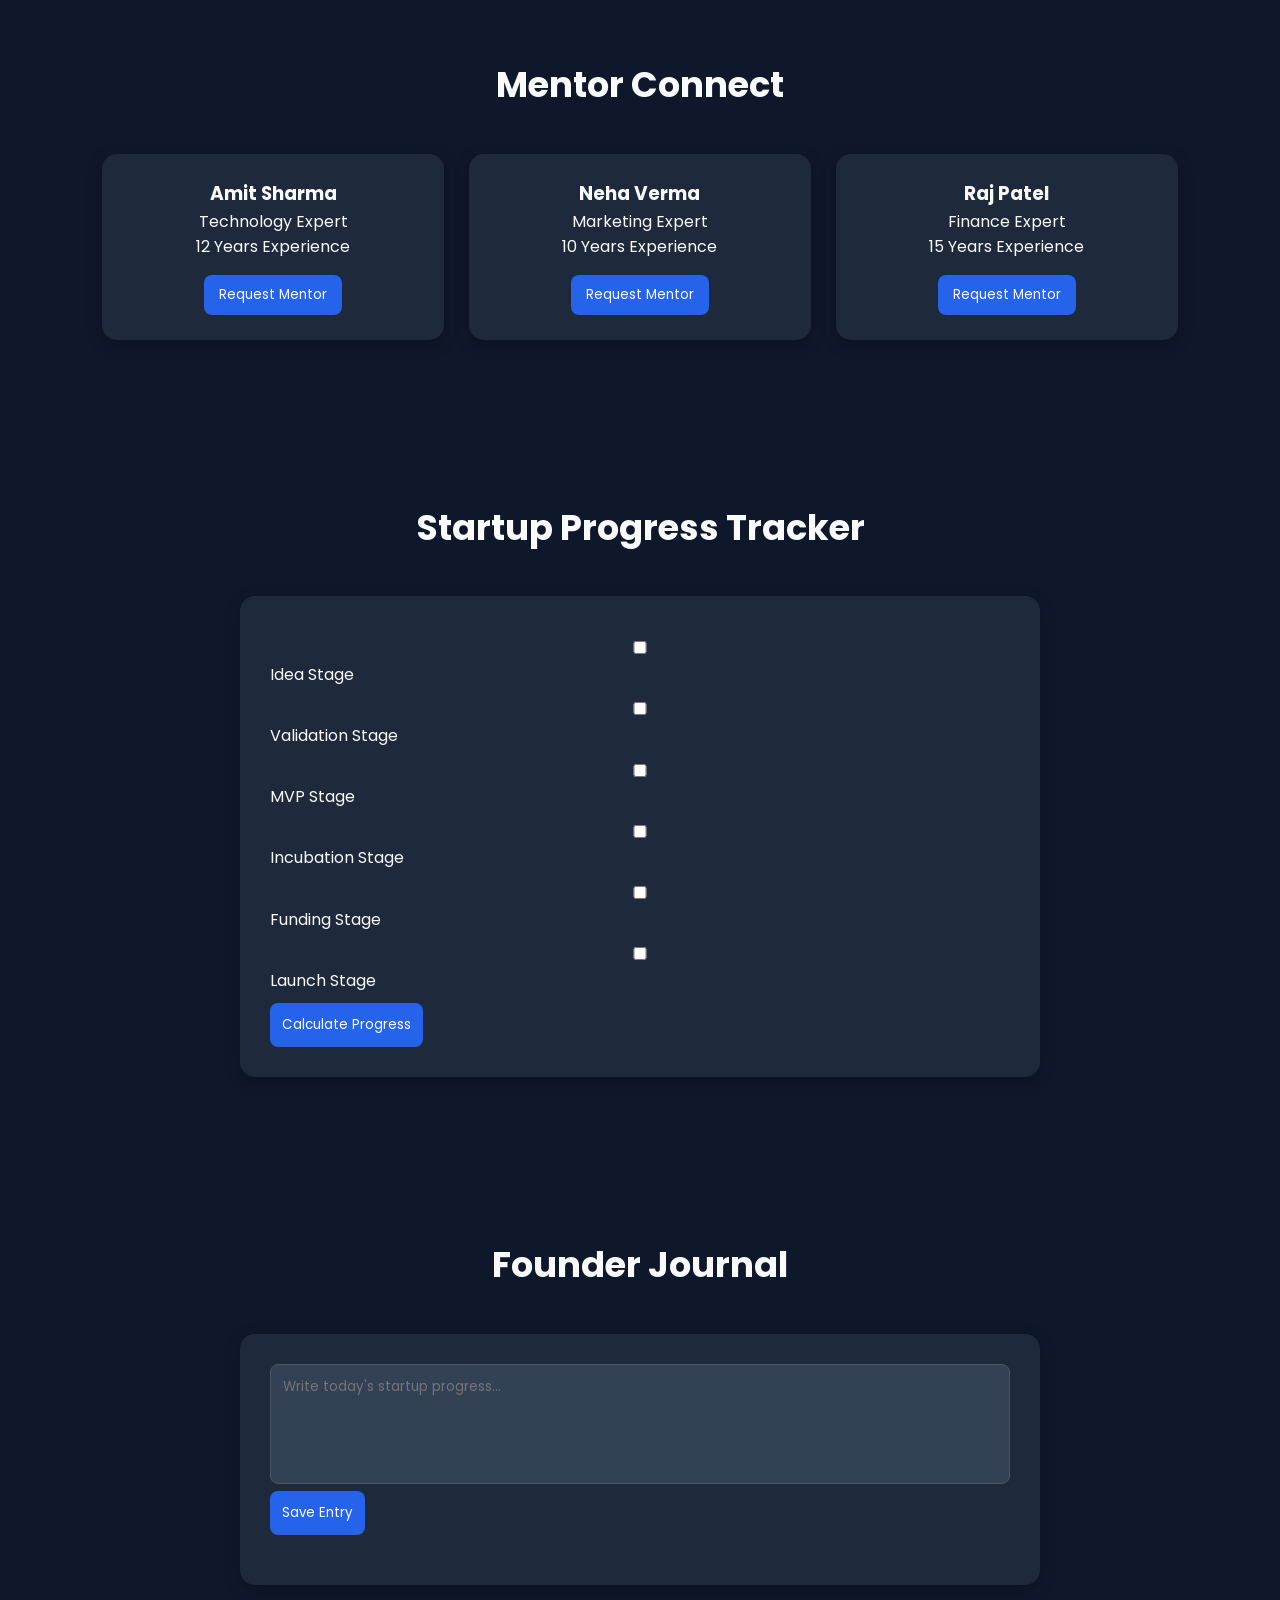
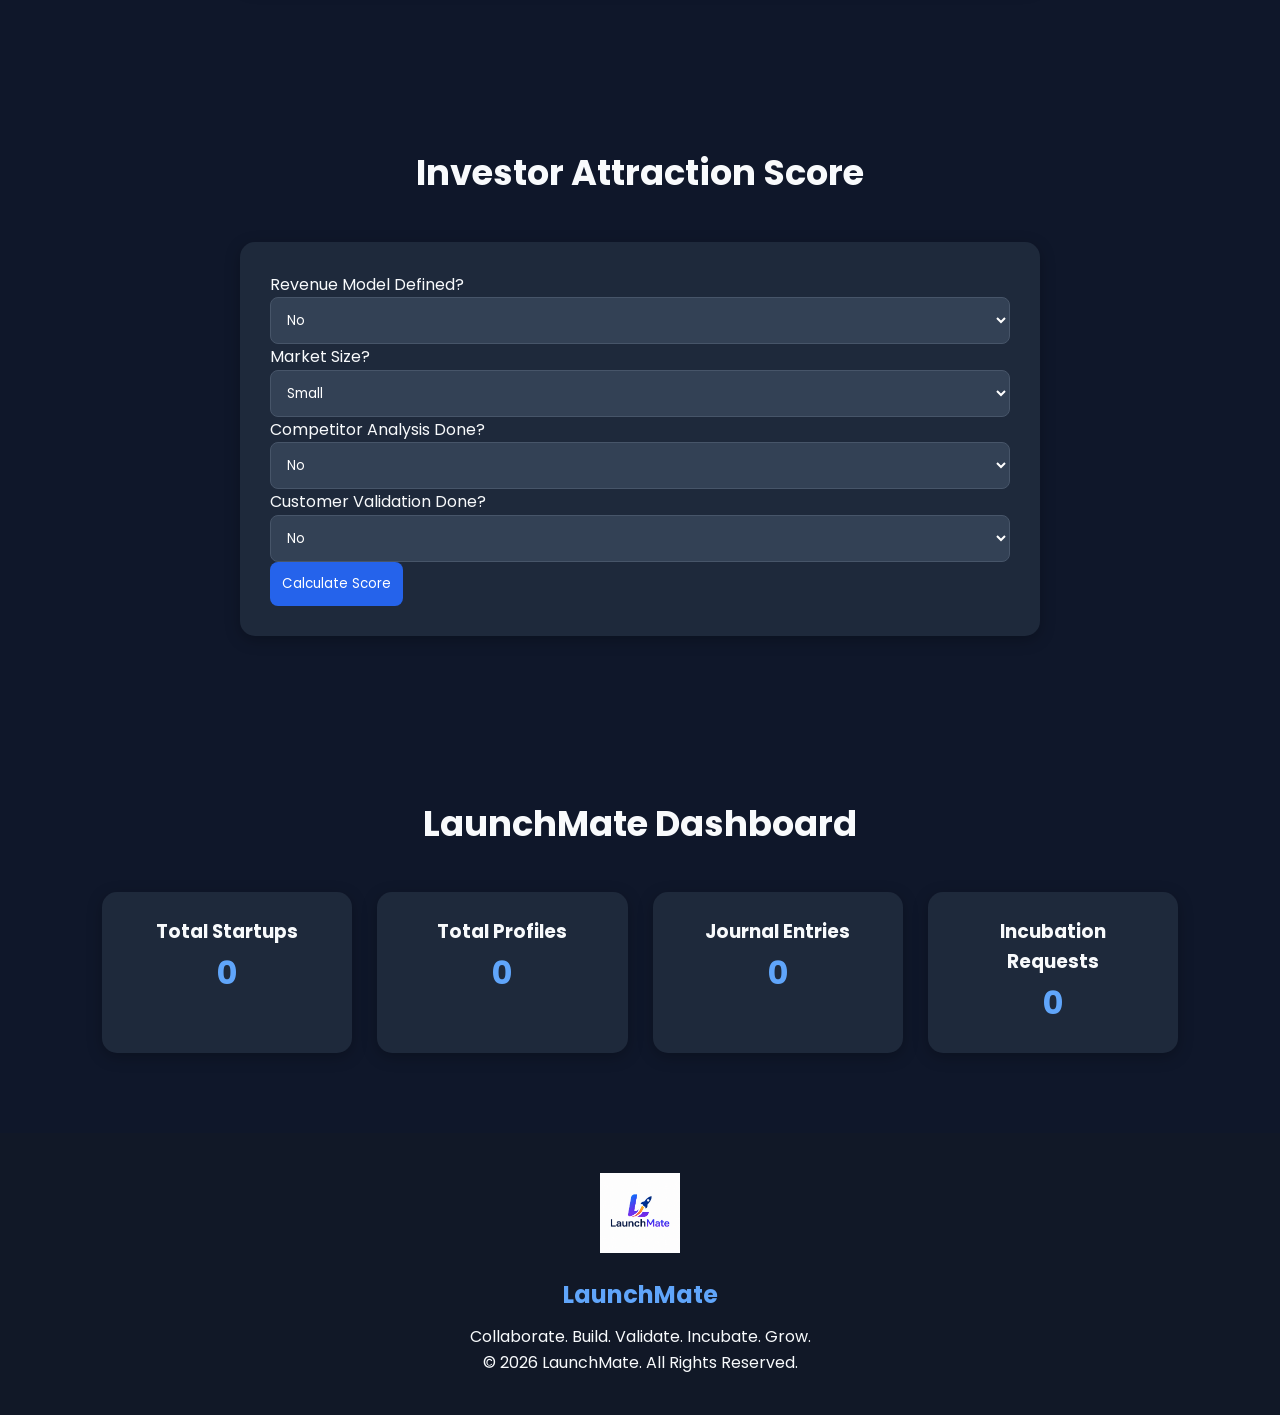
<file: index.html.html>
<!doctype html>
<html lang="en">
  <head>
    <meta charset="UTF-8" />
    <meta name="viewport" content="width=device-width, initial-scale=1.0" />
    <title>LaunchMate - Startup Collaboration & Incubation Platform</title>
    <link rel="stylesheet" href="launchmate.css.css" />
  </head>
  <body>
    <!-- ================= NAVBAR ================= -->

    <nav class="navbar">
      <div class="logo">
        <img src="logo.png" alt="LaunchMate Logo" />

        <h2>LaunchMate</h2>
      </div>

      <ul class="nav-links">
        <li><a href="#home">Home</a></li>
        <li><a href="#post-startup">Post Startup</a></li>
        <li><a href="#explore">Explore</a></li>
        <li><a href="#team">Team Directory</a></li>
        <li><a href="#dashboard">Dashboard</a></li>
      </ul>

      <a href="#post-startup" class="nav-btn"> Get Started </a>
    </nav>

    <!-- ================= HERO SECTION ================= -->

    <section id="home" class="hero">
      <div class="hero-content">
        <h1>Turn Your Startup Idea Into Reality</h1>

        <p>
          Collaborate with talented people, build amazing startups, get
          mentorship, apply for incubation, and grow your dream venture.
        </p>

        <div class="hero-buttons">
          <button class="nav-btn" id="navbarGetStartedBtn">Get Started</button>
          <a href="#explore">
            <button class="secondary-btn">Explore Startups</button>
          </a>
        </div>
      </div>

      <div class="hero-image">
        <div class="hero-card">
          <h3>Startup of the Month</h3>

          <h2>StayNear</h2>

          <p>Helping students find affordable and verified accommodation.</p>

          <button>View Startup</button>
        </div>
      </div>
    </section>

    <!-- ================= STATS SECTION ================= -->

    <section class="stats">
      <h2 class="section-title">Platform Statistics</h2>

      <div class="stats-container">
        <div class="stat-card">
          <h1 id="startupCount">245</h1>
          <p>Total Startups</p>
        </div>

        <div class="stat-card">
          <h1 id="founderCount">780</h1>
          <p>Total Founders</p>
        </div>

        <div class="stat-card">
          <h1 id="mentorCount">60</h1>
          <p>Mentors</p>
        </div>

        <div class="stat-card">
          <h1 id="incubatedCount">35</h1>
          <p>Incubated Startups</p>
        </div>
      </div>
    </section>

    <!-- ================= FEATURES SECTION ================= -->

    <section class="features">
      <h2 class="section-title">Why Choose LaunchMate?</h2>

      <div class="features-container">
        <div class="feature-card">
          <div class="feature-icon">🤝</div>

          <h3>Startup Collaboration</h3>

          <p>
            Find talented co-founders, developers, designers, marketers and
            build your dream startup team.
          </p>
        </div>

        <div class="feature-card">
          <div class="feature-icon">🎓</div>

          <h3>Mentorship</h3>

          <p>
            Connect with experienced mentors and industry experts to guide your
            startup journey.
          </p>
        </div>

        <div class="feature-card">
          <div class="feature-icon">🏢</div>

          <h3>Incubation Support</h3>

          <p>
            Apply for incubation programs and prepare your startup for future
            growth opportunities.
          </p>
        </div>

        <div class="feature-card">
          <div class="feature-icon">📈</div>

          <h3>Progress Tracking</h3>

          <p>
            Monitor startup growth, milestones, team performance, and overall
            venture progress.
          </p>
        </div>
      </div>
    </section>

    <!-- ================= POST STARTUP SECTION ================= -->

    <section id="post-startup" class="post-startup">
      <h2 class="section-title">Post Your Startup Idea</h2>

      <div class="startup-form-container">
        <form id="startupForm">
          <input type="text" id="startupName" placeholder="Startup Name" />

          <input type="text" id="industry" placeholder="Industry" />

          <input type="text" id="founderName" placeholder="Founder Name" />

          <textarea
            id="problemStatement"
            placeholder="Problem Statement"
          ></textarea>

          <textarea
            id="description"
            placeholder="Startup Description"
          ></textarea>

          <input
            type="text"
            id="skillsRequired"
            placeholder="Skills Required"
          />

          <button type="button" id="publishBtn">Publish Startup</button>
        </form>
      </div>
    </section>

    <!-- ================= STARTUP CARDS CONTAINER ================= -->

    <section id="explore" class="explore-startups">
      <h2 class="section-title">Explore Startups</h2>

      <div class="search-box">
        <input
          type="text"
          id="searchStartup"
          placeholder="Search Startups..."
        />
      </div>

      <div id="startupContainer" class="startup-container">
        <!-- Startup Cards will appear here dynamically -->
      </div>
    </section>

    <!-- ================= TEAM DIRECTORY ================= -->

    <section id="team" class="team-directory">
      <h2 class="section-title">Team Directory</h2>

      <div class="profile-form-container">
        <form id="profileForm">
          <input type="text" id="memberName" placeholder="Full Name" />

          <input type="text" id="memberRole" placeholder="Role" />

          <input type="text" id="memberSkills" placeholder="Skills" />

          <input type="text" id="experience" placeholder="Experience Level" />

          <button type="button" id="createProfileBtn">Create Profile</button>
        </form>
      </div>

      <div id="profileContainer" class="profile-container">
        <!-- Dynamic Profiles -->
      </div>
    </section>

    <!-- ================= CO-FOUNDER COMPATIBILITY ================= -->

    <section class="compatibility">
      <h2 class="section-title">Co-Founder Compatibility Score</h2>

      <div class="compatibility-box">
        <select id="workStyle">
          <option value="">Select Work Style</option>
          <option value="Fast">Fast</option>
          <option value="Moderate">Moderate</option>
          <option value="Slow">Slow</option>
        </select>

        <select id="riskLevel">
          <option value="">Risk Taking Level</option>
          <option value="High">High</option>
          <option value="Medium">Medium</option>
          <option value="Low">Low</option>
        </select>

        <select id="communication">
          <option value="">Communication Preference</option>
          <option value="Daily">Daily</option>
          <option value="Weekly">Weekly</option>
        </select>

        <button type="button" id="compatibilityBtn">
          Calculate Compatibility
        </button>

        <div id="compatibilityResult"></div>
      </div>
    </section>

    <!-- ================= STARTUP READINESS ANALYZER ================= -->

    <section class="readiness">
      <h2 class="section-title">Startup Readiness Analyzer</h2>

      <div class="readiness-box">
        <label> Market Research Completed? </label>

        <select id="research">
          <option>No</option>
          <option>Yes</option>
        </select>

        <label> MVP Built? </label>

        <select id="mvp">
          <option>No</option>
          <option>Yes</option>
        </select>

        <label> Revenue Model Defined? </label>

        <select id="revenue">
          <option>No</option>
          <option>Yes</option>
        </select>

        <label> Target Audience Identified? </label>

        <select id="audience">
          <option>No</option>
          <option>Yes</option>
        </select>

        <button type="button" id="readinessBtn">Analyze Startup</button>

        <div id="readinessResult"></div>
      </div>
    </section>

    <!-- ================= STARTUP DNA REPORT ================= -->

    <section class="dna-report">
      <h2 class="section-title">Startup DNA Report</h2>

      <div class="dna-box">
        <select id="innovation">
          <option value="">Innovation Level</option>
          <option>High</option>
          <option>Medium</option>
          <option>Low</option>
        </select>

        <select id="market">
          <option value="">Market Size</option>
          <option>Large</option>
          <option>Medium</option>
          <option>Small</option>
        </select>

        <select id="competition">
          <option value="">Competition Level</option>
          <option>High</option>
          <option>Medium</option>
          <option>Low</option>
        </select>

        <select id="risk">
          <option value="">Risk Level</option>
          <option>High</option>
          <option>Medium</option>
          <option>Low</option>
        </select>

        <button type="button" id="dnaBtn">Generate Report</button>

        <div id="dnaResult"></div>
      </div>
    </section>

    <!-- ================= INCUBATION CENTER ================= -->

    <section class="incubation">
      <h2 class="section-title">Incubation Center</h2>

      <div class="incubation-form">
        <input type="text" id="incubationStartup" placeholder="Startup Name" />

        <input type="number" id="teamSize" placeholder="Team Size" />

        <select id="mvpStatus">
          <option>MVP Not Ready</option>
          <option>MVP Ready</option>
        </select>

        <textarea id="pitchSummary" placeholder="Pitch Summary"></textarea>

        <button type="button" id="applyIncubation">Apply For Incubation</button>

        <div id="incubationResult"></div>
      </div>
    </section>

    <!-- ================= MENTOR CONNECT ================= -->

    <section class="mentor-section">
      <h2 class="section-title">Mentor Connect</h2>

      <div class="mentor-container">
        <div class="mentor-card">
          <h3>Amit Sharma</h3>
          <p>Technology Expert</p>
          <p>12 Years Experience</p>
          <button class="mentorBtn">Request Mentor</button>
        </div>

        <div class="mentor-card">
          <h3>Neha Verma</h3>
          <p>Marketing Expert</p>
          <p>10 Years Experience</p>
          <button class="mentorBtn">Request Mentor</button>
        </div>

        <div class="mentor-card">
          <h3>Raj Patel</h3>
          <p>Finance Expert</p>
          <p>15 Years Experience</p>
          <button class="mentorBtn">Request Mentor</button>
        </div>
      </div>
    </section>

    <!-- ================= STARTUP PROGRESS TRACKER ================= -->

    <section class="progress-section">
      <h2 class="section-title">Startup Progress Tracker</h2>

      <div class="progress-container">
        <div class="stage">
          <input type="checkbox" class="stageCheck" />
          <label>Idea Stage</label>
        </div>

        <div class="stage">
          <input type="checkbox" class="stageCheck" />
          <label>Validation Stage</label>
        </div>

        <div class="stage">
          <input type="checkbox" class="stageCheck" />
          <label>MVP Stage</label>
        </div>

        <div class="stage">
          <input type="checkbox" class="stageCheck" />
          <label>Incubation Stage</label>
        </div>

        <div class="stage">
          <input type="checkbox" class="stageCheck" />
          <label>Funding Stage</label>
        </div>

        <div class="stage">
          <input type="checkbox" class="stageCheck" />
          <label>Launch Stage</label>
        </div>

        <button type="button" id="progressBtn">Calculate Progress</button>

        <div id="progressResult"></div>
      </div>
    </section>

    <!-- ================= FOUNDER JOURNAL ================= -->

    <section class="journal-section">
      <h2 class="section-title">Founder Journal</h2>

      <div class="journal-container">
        <textarea
          id="journalEntry"
          placeholder="Write today's startup progress..."
        ></textarea>

        <button type="button" id="saveJournalBtn">Save Entry</button>

        <div id="journalList">
          <!-- Journal Entries -->
        </div>
      </div>
    </section>

    <!-- ================= INVESTOR ATTRACTION SCORE ================= -->

    <section class="investor-section">
      <h2 class="section-title">Investor Attraction Score</h2>

      <div class="investor-container">
        <label>Revenue Model Defined?</label>
        <select id="investRevenue">
          <option>No</option>
          <option>Yes</option>
        </select>

        <label>Market Size?</label>
        <select id="investMarket">
          <option>Small</option>
          <option>Medium</option>
          <option>Large</option>
        </select>

        <label>Competitor Analysis Done?</label>
        <select id="investCompetition">
          <option>No</option>
          <option>Yes</option>
        </select>

        <label>Customer Validation Done?</label>
        <select id="investValidation">
          <option>No</option>
          <option>Yes</option>
        </select>

        <button type="button" id="investorBtn">Calculate Score</button>

        <div id="investorResult"></div>
      </div>
    </section>

    <!-- ================= DASHBOARD ================= -->

    <section id="dashboard" class="dashboard">
      <h2 class="section-title">LaunchMate Dashboard</h2>

      <div class="dashboard-grid">
        <div class="dashboard-card">
          <h3>Total Startups</h3>
          <p id="dashboardStartups">0</p>
        </div>

        <div class="dashboard-card">
          <h3>Total Profiles</h3>
          <p id="dashboardProfiles">0</p>
        </div>

        <div class="dashboard-card">
          <h3>Journal Entries</h3>
          <p id="dashboardJournal">0</p>
        </div>

        <div class="dashboard-card">
          <h3>Incubation Requests</h3>
          <p id="dashboardIncubation">0</p>
        </div>
      </div>
    </section>

    <!-- ================= FOOTER ================= -->

    <footer class="footer">
      <div class="footer-content">
        <img src="logo.png" alt="LaunchMate Logo" class="footer-logo" />

        <h2>LaunchMate</h2>

        <p>Collaborate. Build. Validate. Incubate. Grow.</p>

        <p>© 2026 LaunchMate. All Rights Reserved.</p>
      </div>
    </footer>

    <script src="launchmate.js.js"></script>
  </body>
</html>
</file>
<file: launchmate.css>
@import url("https://fonts.googleapis.com/css2?family=Poppins:wght@300;400;500;600;700&display=swap");

* {
  margin: 0;
  padding: 0;
  box-sizing: border-box;
  font-family: "Poppins", sans-serif;
}

html {
  scroll-behavior: smooth;
}

body {
  background: #0f172a;
  color: #f8fafc;
  line-height: 1.6;
}

.section-title {
  text-align: center;
  font-size: 2.2rem;
  margin-bottom: 40px;
  color: #f8fafc;
}

button {
  border: none;
  cursor: pointer;
  transition: 0.3s;
}

.primary-btn,
.secondary-btn {
  padding: 12px 24px;
  border-radius: 8px;
}

.primary-btn {
  background: #2563eb;
  color: #fff;
}

.secondary-btn {
  background: transparent;
  border: 2px solid #2563eb;
  color: #2563eb;
}

.primary-btn:hover,
.secondary-btn:hover,
button:hover {
  transform: translateY(-3px);
}

.navbar {
  width: 100%;
  background: #111827;
  display: flex;
  justify-content: space-between;
  align-items: center;
  padding: 15px 8%;
  position: sticky;
  top: 0;
  z-index: 1000;
}

.logo {
  display: flex;
  align-items: center;
  gap: 10px;
}

.logo img {
  width: 45px;
  height: 45px;
  object-fit: contain;
}

.logo h2 {
  color: #60a5fa;
  font-weight: 700;
}

.nav-links {
  display: flex;
  list-style: none;
  gap: 25px;
}

.nav-links a {
  text-decoration: none;
  color: #f8fafc;
}

.nav-btn {
  background: #2563eb;
  color: white;
  padding: 10px 18px;
  border-radius: 8px;
  text-decoration: none;
  display: inline-block;
}

.hero {
  min-height: 90vh;
  display: flex;
  align-items: center;
  justify-content: space-between;
  gap: 50px;
  padding: 60px 8%;
}

.hero-content {
  flex: 1;
}

.hero-content h1 {
  font-size: 3.2rem;
  color: white;
  margin-bottom: 20px;
}

.hero-content p {
  color: #cbd5e1;
  margin-bottom: 30px;
}

.hero-buttons {
  display: flex;
  gap: 15px;
}

.hero-image {
  flex: 1;
  display: flex;
  justify-content: center;
}

.hero-card,
.stat-card,
.feature-card,
.startup-card,
.profile-card,
.compatibility-box,
.readiness-box,
.dna-box,
.incubation-form,
.mentor-card,
.dashboard-card,
#startupForm,
#profileForm,
.investor-container,
.journal-container,
.progress-container {
  background: #1e293b;
  border-radius: 15px;
  box-shadow: 0 4px 15px rgba(0, 0, 0, 0.25);
}

.hero-card {
  width: 350px;
  padding: 30px;
}

.hero-card button {
  margin-top: 15px;
  background: #2563eb;
  color: white;
  padding: 10px 15px;
  border-radius: 8px;
}

.stats,
.features,
.post-startup,
.explore-startups,
.team-directory,
.compatibility,
.readiness,
.dna-report,
.incubation,
.mentor-section,
.progress-section,
.journal-section,
.investor-section,
.dashboard {
  padding: 80px 8%;
}

.stats-container,
.features-container,
.startup-container,
.profile-container,
.mentor-container,
.dashboard-grid {
  display: grid;
  grid-template-columns: repeat(auto-fit, minmax(250px, 1fr));
  gap: 25px;
}

.stat-card,
.feature-card,
.startup-card,
.profile-card,
.mentor-card,
.dashboard-card {
  padding: 25px;
}

.stat-card {
  text-align: center;
}

.stat-card h1 {
  color: #60a5fa;
}

.feature-card {
  text-align: center;
}

.feature-icon {
  font-size: 3rem;
  margin-bottom: 10px;
}

#startupForm,
#profileForm,
.compatibility-box,
.readiness-box,
.dna-box,
.incubation-form {
  max-width: 800px;
  margin: auto;
  padding: 30px;
  display: flex;
  flex-direction: column;
  gap: 15px;
}

input,
textarea,
select {
  width: 100%;
  padding: 12px;
  border-radius: 8px;
  border: 1px solid #475569;
  background: #334155;
  color: white;
}

textarea {
  min-height: 120px;
  resize: none;
}

#publishBtn,
#createProfileBtn,
#compatibilityBtn,
#readinessBtn,
#dnaBtn,
#applyIncubation,
#progressBtn,
#saveJournalBtn,
#investorBtn {
  background: #2563eb;
  color: white;
  padding: 12px;
  border-radius: 8px;
}

.search-box input {
  margin-bottom: 25px;
}

.profile-container,
.startup-container {
  margin-top: 35px;
}

.mentor-card {
  text-align: center;
}

.mentorBtn {
  margin-top: 15px;
  background: #2563eb;
  color: white;
  padding: 10px 15px;
  border-radius: 8px;
}

.stage {
  margin: 10px 0;
}

.progress-container,
.journal-container,
.investor-container {
  max-width: 800px;
  margin: auto;
  padding: 30px;
}

#journalList {
  margin-top: 20px;
}

.dashboard-card {
  text-align: center;
}

.dashboard-card p {
  font-size: 2rem;
  color: #60a5fa;
  font-weight: 700;
}

.footer {
  background: #111827;
  padding: 40px 20px;
  text-align: center;
}

.footer h2 {
  color: #60a5fa;
  margin-bottom: 10px;
}

@media (max-width: 992px) {
  .hero {
    flex-direction: column;
    text-align: center;
  }

  .navbar {
    flex-direction: column;
    gap: 15px;
  }

  .hero-buttons {
    justify-content: center;
  }
}

@media (max-width: 768px) {
  .hero-content h1 {
    font-size: 2.3rem;
  }

  .nav-links {
    flex-wrap: wrap;
    justify-content: center;
  }
}

@media (max-width: 480px) {
  .hero-buttons {
    flex-direction: column;
  }
}

.footer-logo {
  width: 80px;
  height: 80px;
  object-fit: contain;
  margin-bottom: 15px;
}
</file>
<file: launchmate.css.css>
@import url("https://fonts.googleapis.com/css2?family=Poppins:wght@300;400;500;600;700&display=swap");

* {
  margin: 0;
  padding: 0;
  box-sizing: border-box;
  font-family: "Poppins", sans-serif;
}

html {
  scroll-behavior: smooth;
}

body {
  background: #0f172a;
  color: #f8fafc;
  line-height: 1.6;
}

.section-title {
  text-align: center;
  font-size: 2.2rem;
  margin-bottom: 40px;
  color: #f8fafc;
}

button {
  border: none;
  cursor: pointer;
  transition: 0.3s;
}

.primary-btn,
.secondary-btn {
  padding: 12px 24px;
  border-radius: 8px;
}

.primary-btn {
  background: #2563eb;
  color: #fff;
}

.secondary-btn {
  background: transparent;
  border: 2px solid #2563eb;
  color: #2563eb;
}

.primary-btn:hover,
.secondary-btn:hover,
button:hover {
  transform: translateY(-3px);
}

.navbar {
  width: 100%;
  background: #111827;
  display: flex;
  justify-content: space-between;
  align-items: center;
  padding: 15px 8%;
  position: sticky;
  top: 0;
  z-index: 1000;
}

.logo {
  display: flex;
  align-items: center;
  gap: 10px;
}

.logo img {
  width: 45px;
  height: 45px;
  object-fit: contain;
}

.logo h2 {
  color: #60a5fa;
  font-weight: 700;
}

.nav-links {
  display: flex;
  list-style: none;
  gap: 25px;
}

.nav-links a {
  text-decoration: none;
  color: #f8fafc;
}

.nav-btn {
  background: #2563eb;
  color: white;
  padding: 10px 18px;
  border-radius: 8px;
  text-decoration: none;
  display: inline-block;
}

.hero {
  min-height: 90vh;
  display: flex;
  align-items: center;
  justify-content: space-between;
  gap: 50px;
  padding: 60px 8%;
}

.hero-content {
  flex: 1;
}

.hero-content h1 {
  font-size: 3.2rem;
  color: white;
  margin-bottom: 20px;
}

.hero-content p {
  color: #cbd5e1;
  margin-bottom: 30px;
}

.hero-buttons {
  display: flex;
  gap: 15px;
}

.hero-image {
  flex: 1;
  display: flex;
  justify-content: center;
}

.hero-card,
.stat-card,
.feature-card,
.startup-card,
.profile-card,
.compatibility-box,
.readiness-box,
.dna-box,
.incubation-form,
.mentor-card,
.dashboard-card,
#startupForm,
#profileForm,
.investor-container,
.journal-container,
.progress-container {
  background: #1e293b;
  border-radius: 15px;
  box-shadow: 0 4px 15px rgba(0, 0, 0, 0.25);
}

.hero-card {
  width: 350px;
  padding: 30px;
}

.hero-card button {
  margin-top: 15px;
  background: #2563eb;
  color: white;
  padding: 10px 15px;
  border-radius: 8px;
}

.stats,
.features,
.post-startup,
.explore-startups,
.team-directory,
.compatibility,
.readiness,
.dna-report,
.incubation,
.mentor-section,
.progress-section,
.journal-section,
.investor-section,
.dashboard {
  padding: 80px 8%;
}

.stats-container,
.features-container,
.startup-container,
.profile-container,
.mentor-container,
.dashboard-grid {
  display: grid;
  grid-template-columns: repeat(auto-fit, minmax(250px, 1fr));
  gap: 25px;
}

.stat-card,
.feature-card,
.startup-card,
.profile-card,
.mentor-card,
.dashboard-card {
  padding: 25px;
}

.stat-card {
  text-align: center;
}

.stat-card h1 {
  color: #60a5fa;
}

.feature-card {
  text-align: center;
}

.feature-icon {
  font-size: 3rem;
  margin-bottom: 10px;
}

#startupForm,
#profileForm,
.compatibility-box,
.readiness-box,
.dna-box,
.incubation-form {
  max-width: 800px;
  margin: auto;
  padding: 30px;
  display: flex;
  flex-direction: column;
  gap: 15px;
}

input,
textarea,
select {
  width: 100%;
  padding: 12px;
  border-radius: 8px;
  border: 1px solid #475569;
  background: #334155;
  color: white;
}

textarea {
  min-height: 120px;
  resize: none;
}

#publishBtn,
#createProfileBtn,
#compatibilityBtn,
#readinessBtn,
#dnaBtn,
#applyIncubation,
#progressBtn,
#saveJournalBtn,
#investorBtn {
  background: #2563eb;
  color: white;
  padding: 12px;
  border-radius: 8px;
}

.search-box input {
  margin-bottom: 25px;
}

.profile-container,
.startup-container {
  margin-top: 35px;
}

.mentor-card {
  text-align: center;
}

.mentorBtn {
  margin-top: 15px;
  background: #2563eb;
  color: white;
  padding: 10px 15px;
  border-radius: 8px;
}

.stage {
  margin: 10px 0;
}

.progress-container,
.journal-container,
.investor-container {
  max-width: 800px;
  margin: auto;
  padding: 30px;
}

#journalList {
  margin-top: 20px;
}

.dashboard-card {
  text-align: center;
}

.dashboard-card p {
  font-size: 2rem;
  color: #60a5fa;
  font-weight: 700;
}

.footer {
  background: #111827;
  padding: 40px 20px;
  text-align: center;
}

.footer h2 {
  color: #60a5fa;
  margin-bottom: 10px;
}

@media (max-width: 992px) {
  .hero {
    flex-direction: column;
    text-align: center;
  }

  .navbar {
    flex-direction: column;
    gap: 15px;
  }

  .hero-buttons {
    justify-content: center;
  }
}

@media (max-width: 768px) {
  .hero-content h1 {
    font-size: 2.3rem;
  }

  .nav-links {
    flex-wrap: wrap;
    justify-content: center;
  }
}

@media (max-width: 480px) {
  .hero-buttons {
    flex-direction: column;
  }
}

.footer-logo {
  width: 80px;
  height: 80px;
  object-fit: contain;
  margin-bottom: 15px;
}
</file>
